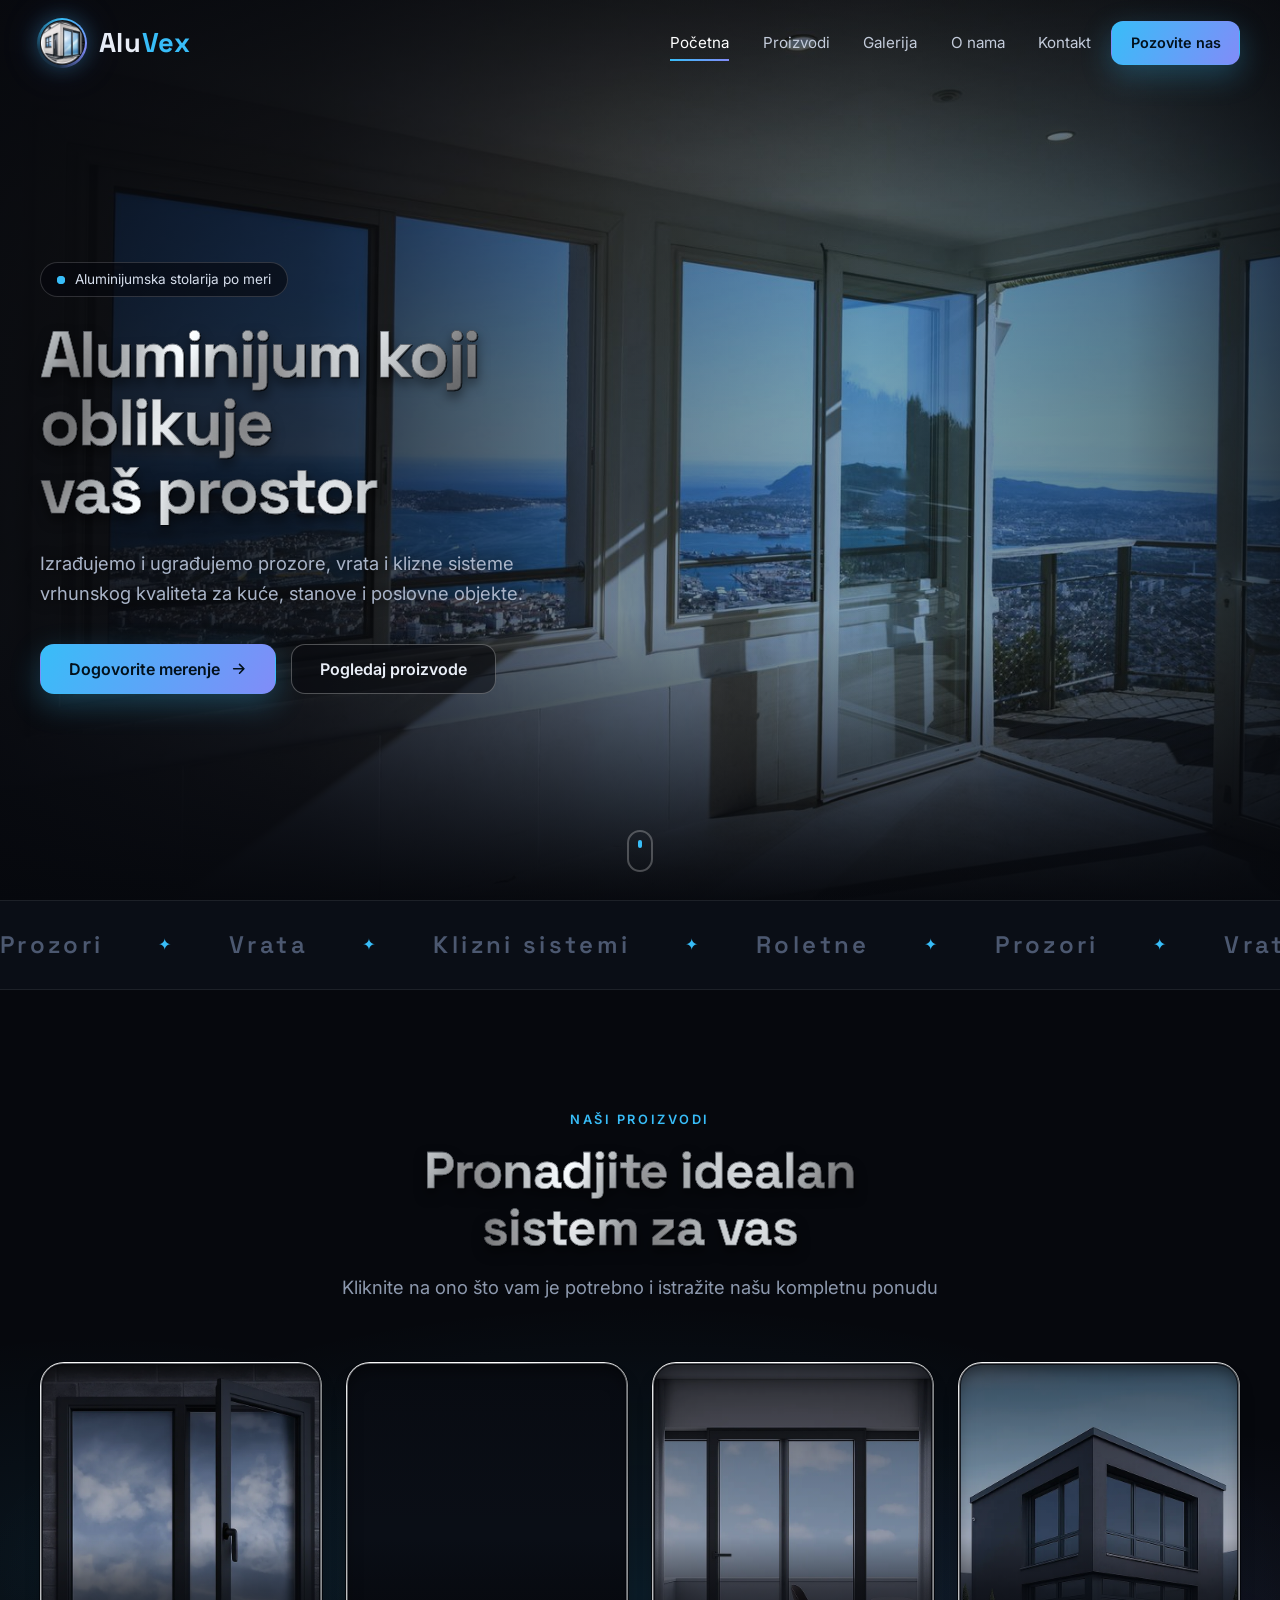
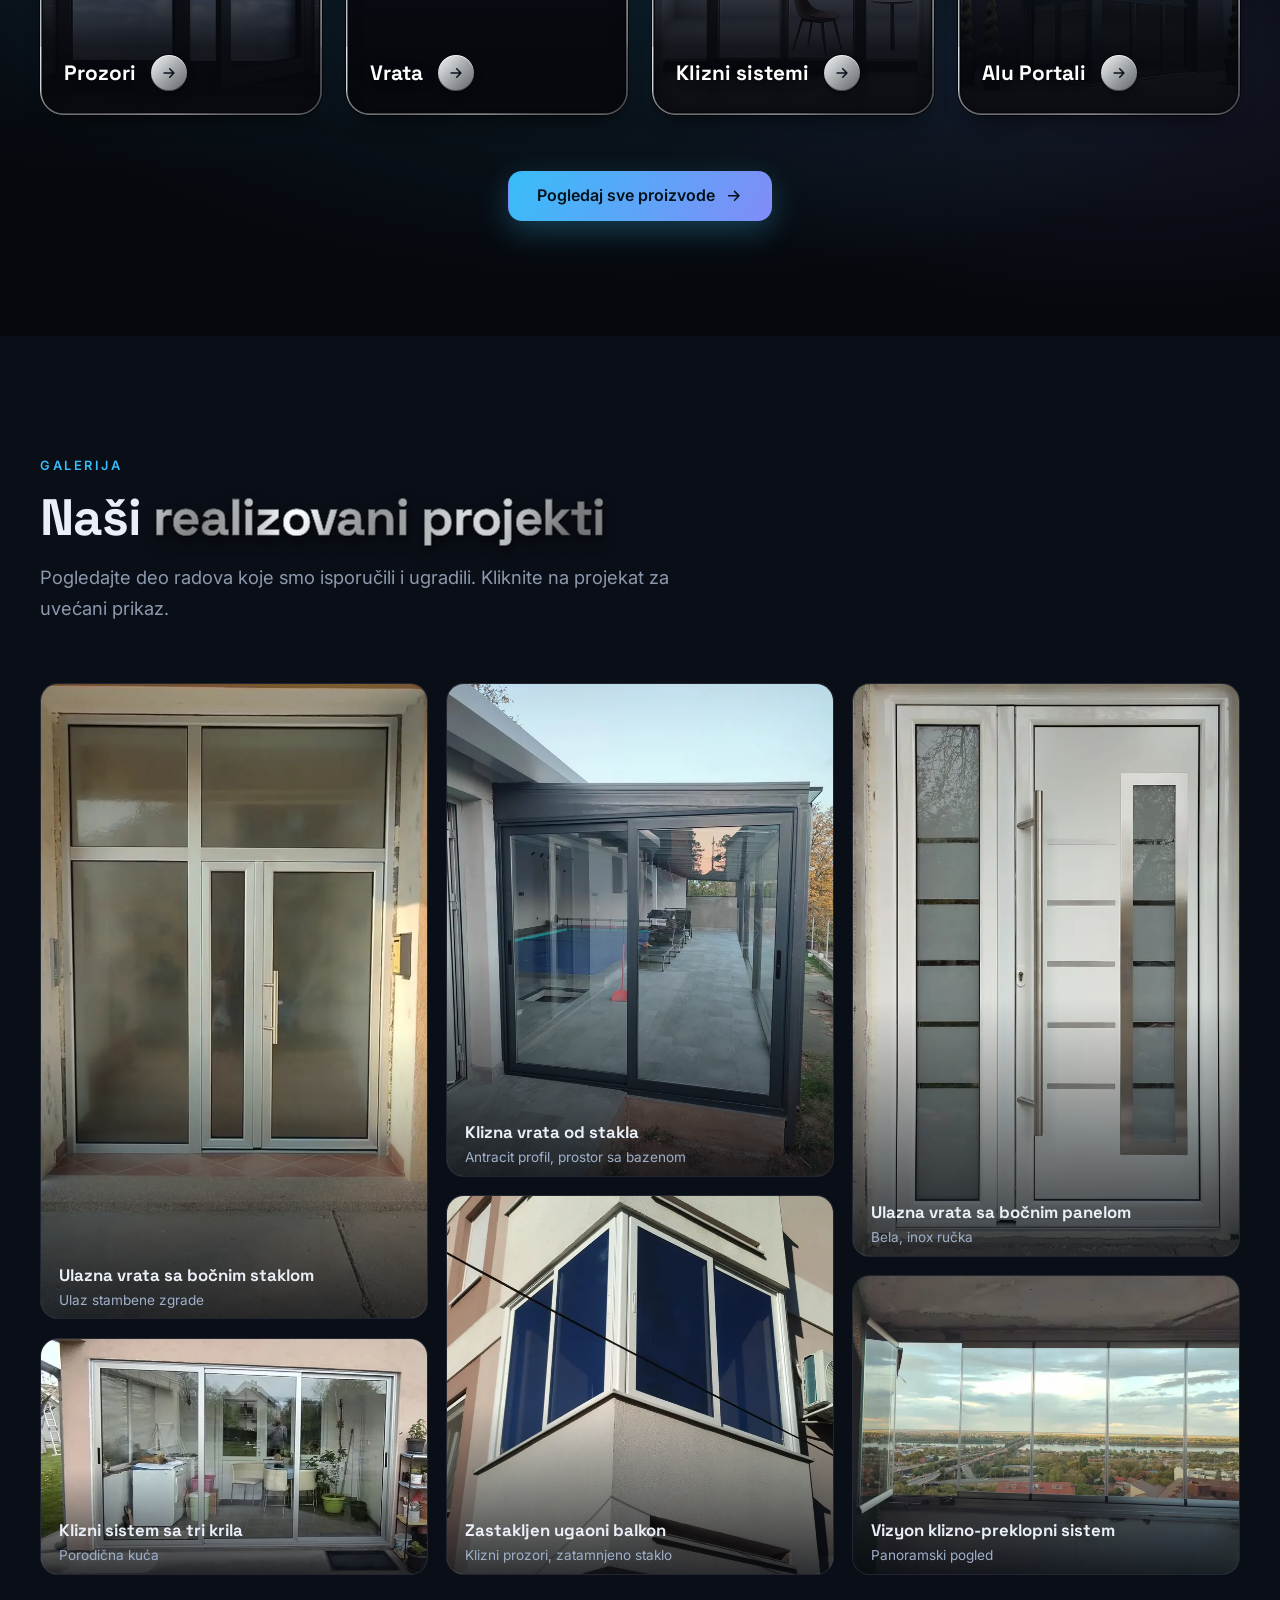
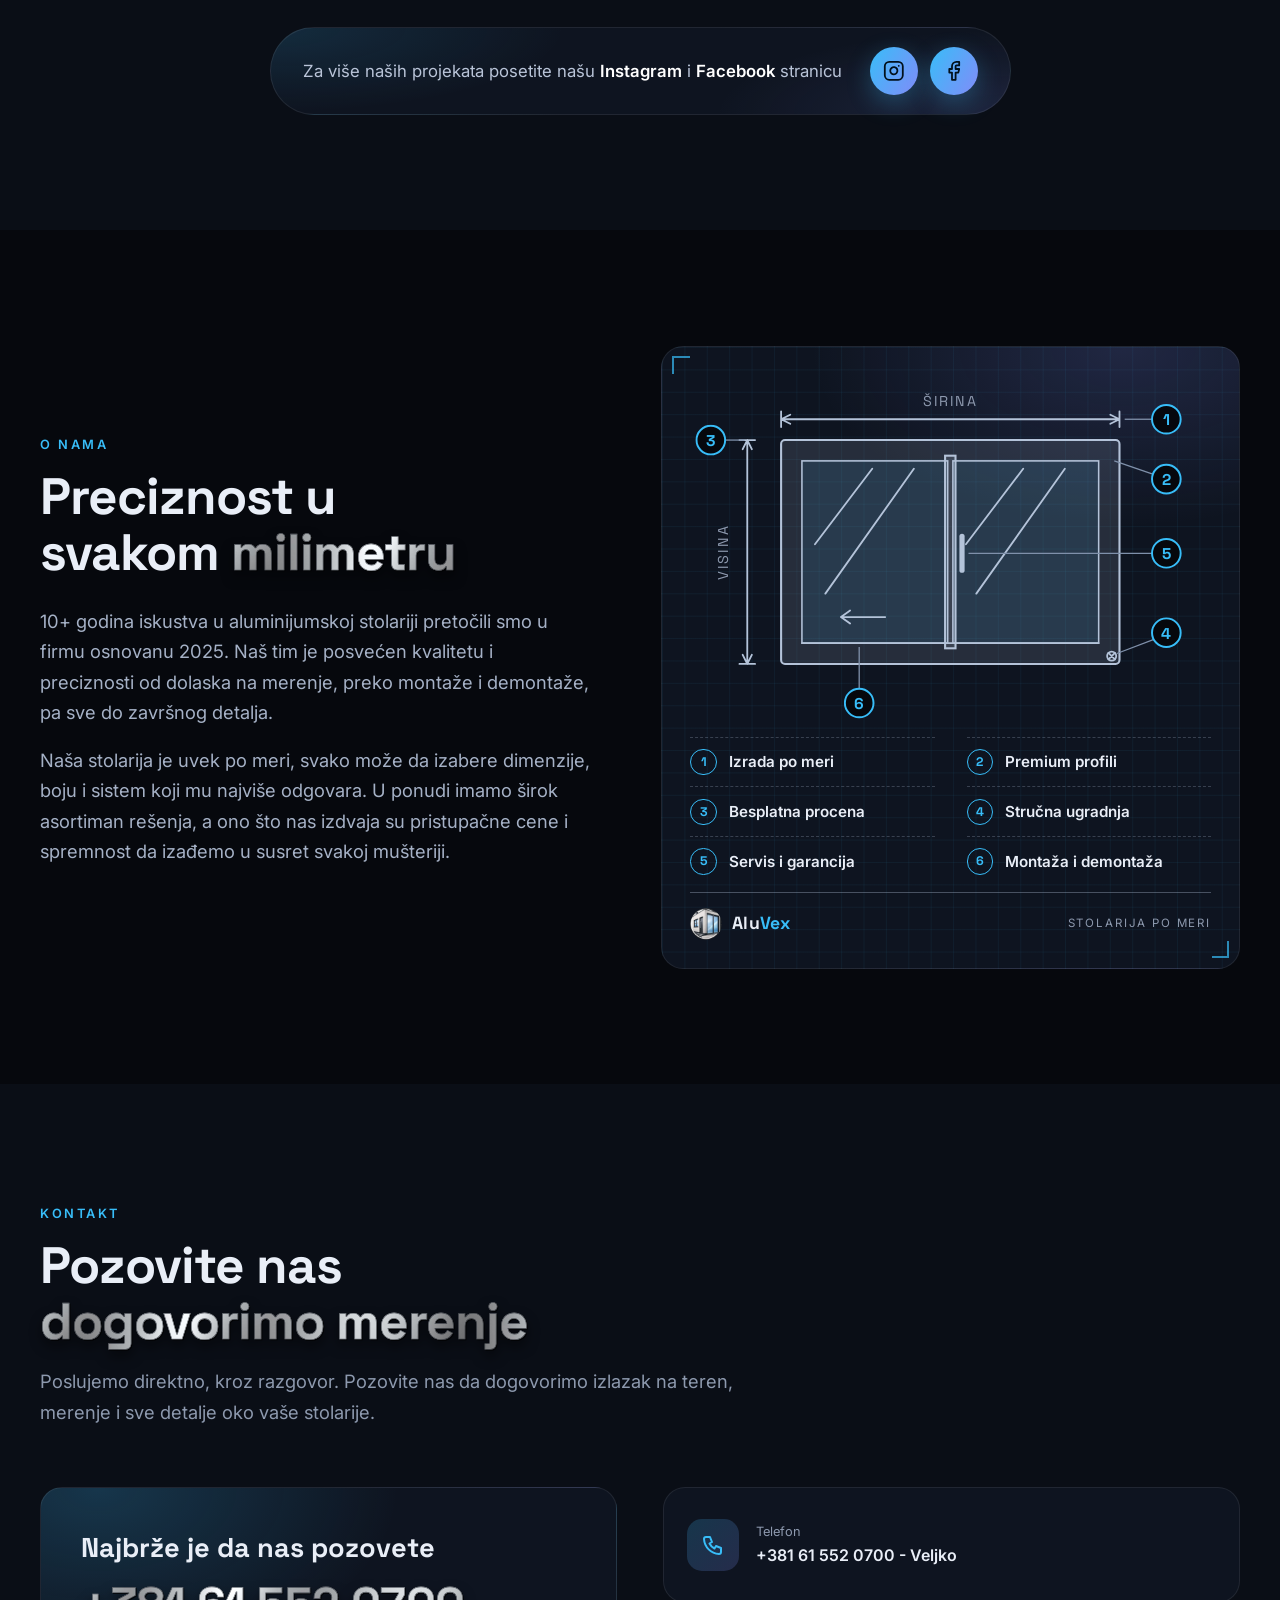
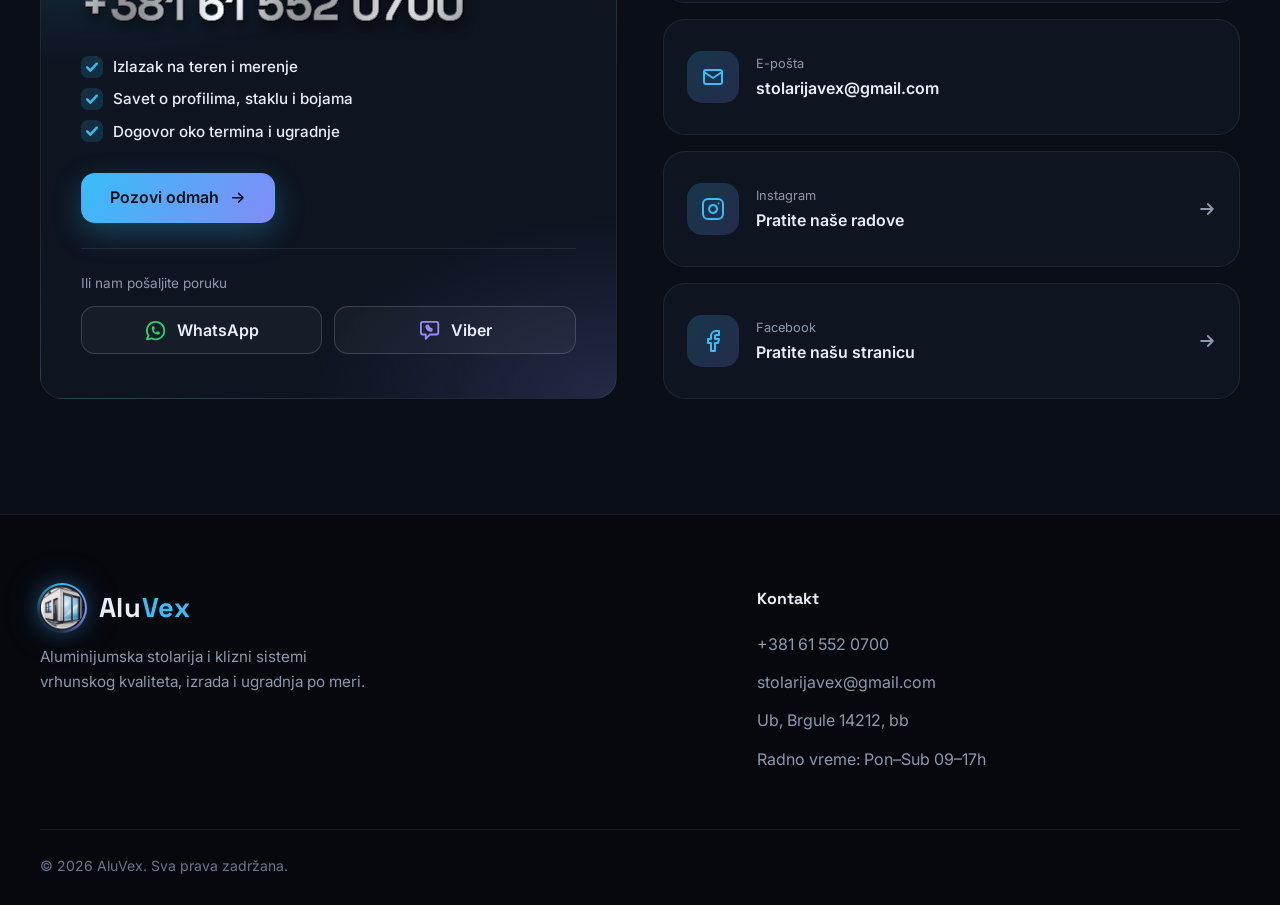
<file: index.html>
<!DOCTYPE html>
<html lang="sr">
<head>
<meta charset="UTF-8">
<meta name="viewport" content="width=device-width, initial-scale=1">
<title>AluVex — Aluminijumska stolarija i klizni sistemi</title>
<meta name="description" content="AluVex — izrada i ugradnja kliznih sistema i zastakljivanje terasa, uz aluminijumsku stolariju po meri. Pozovite nas za besplatno merenje.">
<meta name="theme-color" content="#06080d">
<link rel="preconnect" href="https://fonts.googleapis.com">
<link rel="preconnect" href="https://fonts.gstatic.com" crossorigin>
<link href="https://fonts.googleapis.com/css2?family=Inter:wght@400;500;600&family=Space+Grotesk:wght@500;600;700&display=swap" rel="stylesheet">
<link rel="preload" as="image" href="hero-photo.jpg" media="(max-width:1440px)" fetchpriority="high">
<link rel="preload" as="image" href="hero-photo-xl.jpg" media="(min-width:1441px)" fetchpriority="high">
<link rel="stylesheet" href="style.css">
</head>
<body>

<div class="loader" aria-hidden="true">
  <div class="loader-inner">
    <div class="loader-logo">Alu<span class="grad">Vex</span></div>
    <div class="loader-bar"></div>
  </div>
</div>
<div class="progress" id="progress"></div>

<!-- ===== NAVBAR ===== -->
<header class="nav" id="nav">
  <div class="container nav-in">
    <a href="#home" class="logo" aria-label="AluVex početna">
      <span class="logo-badge"><img class="logo-img" src="aluvex-logo.png" alt="" width="192" height="192"></span>
      <span>Alu<b>Vex</b></span>
    </a>
    <nav class="menu" id="menu">
      <a class="lnk active" data-sec="home" href="#home">Početna</a>
      <a class="lnk" data-sec="proizvodi" href="proizvodi.html">Proizvodi</a>
      <a class="lnk" data-sec="galerija" href="#galerija">Galerija</a>
      <a class="lnk" data-sec="o-nama" href="#o-nama">O nama</a>
      <a class="lnk" data-sec="kontakt" href="#kontakt">Kontakt</a>
      <a class="btn primary sm" href="#kontakt">Pozovite nas</a>
    </nav>
    <button class="burger" id="burger" aria-label="Meni"><span></span><span></span><span></span></button>
  </div>
</header>

<main>
<!-- ===== HERO ===== -->
<section class="hero" id="home">
  <div class="hero-bg" id="heroBg"></div>
  <div class="hero-grid"></div>
  <div class="blob b1"></div><div class="blob b2"></div>

  <div class="container hero-wrap">
    <div class="hero-text fade-in" style="--d:-.4">
      <span class="eyebrow"><i></i> Aluminijumska stolarija po meri</span>
      <h1>Aluminijum koji oblikuje<br>vaš prostor</h1>
      <p class="lead">Izrađujemo i ugrađujemo prozore, vrata i klizne sisteme vrhunskog kvaliteta za kuće, stanove i poslovne objekte.</p>
      <div class="hero-cta">
        <a href="#kontakt" class="btn primary">Dogovorite merenje
          <svg viewBox="0 0 24 24" fill="none" stroke="currentColor" stroke-width="2.2" stroke-linecap="round" stroke-linejoin="round"><path d="M5 12h14M13 6l6 6-6 6"/></svg></a>
        <a href="proizvodi.html" class="btn ghost">Pogledaj proizvode</a>
      </div>
    </div>

  </div>
  <div class="scroll-ind"></div>
</section>

<!-- ===== MARQUEE ===== -->
<div class="marquee" aria-hidden="true">
  <div class="marquee-track"><span>Prozori</span><span>Vrata</span><span>Klizni sistemi</span><span>Roletne</span><span>Prozori</span><span>Vrata</span><span>Klizni sistemi</span><span>Roletne</span><span>Prozori</span><span>Vrata</span><span>Klizni sistemi</span><span>Roletne</span><span>Prozori</span><span>Vrata</span></div>
</div>

<!-- ===== PROIZVODI (vodi na drugu stranicu) ===== -->
<section id="proizvodi">
  <div class="container reveal sheen-only">
    <div class="sec-head center">
      <span class="tag">Naši proizvodi</span>
      <h2><span class="grad">Pronadjite idealan sistem za vas</span></h2>
      <p>Kliknite na ono što vam je potrebno i istražite našu kompletnu ponudu</p>
    </div>
    <div class="grid-4">
      <a href="proizvodi.html#prozori" class="card pcard">
        <span class="pc-media"><img class="pc-bg" src="img/p-prozori.webp" width="720" height="900" alt="Antracit aluminijumski prozor sa otvorenim krilom" loading="lazy" decoding="async"></span>
        <div class="card-body"><h3>Prozori</h3><span class="more" aria-hidden="true"><svg viewBox="0 0 24 24" fill="none" stroke="currentColor" stroke-width="2.2" stroke-linecap="round" stroke-linejoin="round"><path d="M5 12h14M13 6l6 6-6 6"/></svg></span></div>
      </a>
      <a href="proizvodi.html#vrata" class="card pcard">
        <span class="pc-media"><img class="pc-bg" src="img/p-vrata.webp" width="720" height="900" alt="Moderna antracit ulazna vrata sa bočnim staklom i dugom ručkom" loading="lazy" decoding="async"></span>
        <div class="card-body"><h3>Vrata</h3><span class="more" aria-hidden="true"><svg viewBox="0 0 24 24" fill="none" stroke="currentColor" stroke-width="2.2" stroke-linecap="round" stroke-linejoin="round"><path d="M5 12h14M13 6l6 6-6 6"/></svg></span></div>
      </a>
      <a href="proizvodi.html#klizni" class="card pcard">
        <span class="pc-media"><img class="pc-bg" src="img/p-klizni.webp" width="720" height="900" alt="Klizna balkonska vrata od stakla sa tamnim profilom" loading="lazy" decoding="async"></span>
        <div class="card-body"><h3>Klizni sistemi</h3><span class="more" aria-hidden="true"><svg viewBox="0 0 24 24" fill="none" stroke="currentColor" stroke-width="2.2" stroke-linecap="round" stroke-linejoin="round"><path d="M5 12h14M13 6l6 6-6 6"/></svg></span></div>
      </a>
      <a href="proizvodi.html#portali" class="card pcard">
        <span class="pc-media"><img class="pc-bg" src="img/p-portali.webp" width="720" height="900" alt="Moderna kuća sa velikim aluminijumskim portalima i staklenim površinama" loading="lazy" decoding="async"></span>
        <div class="card-body"><h3>Alu Portali</h3><span class="more" aria-hidden="true"><svg viewBox="0 0 24 24" fill="none" stroke="currentColor" stroke-width="2.2" stroke-linecap="round" stroke-linejoin="round"><path d="M5 12h14M13 6l6 6-6 6"/></svg></span></div>
      </a>
    </div>
    <div class="center-cta">
      <a href="proizvodi.html" class="btn primary">Pogledaj sve proizvode
        <svg viewBox="0 0 24 24" fill="none" stroke="currentColor" stroke-width="2.2" stroke-linecap="round" stroke-linejoin="round"><path d="M5 12h14M13 6l6 6-6 6"/></svg></a>
    </div>
  </div>
</section>

<!-- ===== GALERIJA ===== -->
<section class="gallery" id="galerija">
  <div class="container reveal">
    <div class="sec-head">
      <span class="tag">Galerija</span>
      <h2>Naši <span class="grad">realizovani projekti</span></h2>
      <p>Pogledajte deo radova koje smo isporučili i ugradili. Kliknite na projekat za uvećani prikaz.</p>
    </div>
    <div class="g-grid">
      <div class="g-col">
        <figure class="g-item" style="--r:1.668" data-full="img/g1-full.webp">
          <img src="img/g1.webp" width="760" height="1268" alt="Ulazna vrata sa bočnim staklom – Ulaz stambene zgrade" loading="lazy" decoding="async">
          <figcaption class="g-cap"><b>Ulazna vrata sa bočnim staklom</b><small>Ulaz stambene zgrade</small></figcaption>
          <span class="g-zoom"><svg viewBox="0 0 24 24" fill="none" stroke="currentColor" stroke-width="2" stroke-linecap="round"><circle cx="11" cy="11" r="7"/><path d="M21 21l-4.3-4.3M11 8v6M8 11h6"/></svg></span>
        </figure>
        <figure class="g-item" style="--r:0.618" data-full="img/g3-full.webp">
          <img src="img/g3.webp" width="760" height="470" alt="Klizni sistem sa tri krila – Porodična kuća" loading="lazy" decoding="async">
          <figcaption class="g-cap"><b>Klizni sistem sa tri krila</b><small>Porodična kuća</small></figcaption>
          <span class="g-zoom"><svg viewBox="0 0 24 24" fill="none" stroke="currentColor" stroke-width="2" stroke-linecap="round"><circle cx="11" cy="11" r="7"/><path d="M21 21l-4.3-4.3M11 8v6M8 11h6"/></svg></span>
        </figure>
      </div>
      <div class="g-col">
        <figure class="g-item" style="--r:1.333" data-full="img/g2-full.webp">
          <img src="img/g2.webp" width="760" height="1013" alt="Klizna vrata od stakla – Antracit profil, prostor sa bazenom" loading="lazy" decoding="async">
          <figcaption class="g-cap"><b>Klizna vrata od stakla</b><small>Antracit profil, prostor sa bazenom</small></figcaption>
          <span class="g-zoom"><svg viewBox="0 0 24 24" fill="none" stroke="currentColor" stroke-width="2" stroke-linecap="round"><circle cx="11" cy="11" r="7"/><path d="M21 21l-4.3-4.3M11 8v6M8 11h6"/></svg></span>
        </figure>
        <figure class="g-item" style="--r:1.024" data-full="img/g6-full.webp">
          <img src="img/g6.webp" width="760" height="778" alt="Zastakljen ugaoni balkon – Klizni prozori, plavo staklo" loading="lazy" decoding="async">
          <figcaption class="g-cap"><b>Zastakljen ugaoni balkon</b><small>Klizni prozori, zatamnjeno staklo</small></figcaption>
          <span class="g-zoom"><svg viewBox="0 0 24 24" fill="none" stroke="currentColor" stroke-width="2" stroke-linecap="round"><circle cx="11" cy="11" r="7"/><path d="M21 21l-4.3-4.3M11 8v6M8 11h6"/></svg></span>
        </figure>
      </div>
      <div class="g-col">
        <figure class="g-item" style="--r:1.439" data-full="img/g4-full.webp">
          <img src="img/g4.webp" width="760" height="1094" alt="Ulazna vrata sa bočnim panelom – Bela, inox ručka" loading="lazy" decoding="async">
          <figcaption class="g-cap"><b>Ulazna vrata sa bočnim panelom</b><small>Bela, inox ručka</small></figcaption>
          <span class="g-zoom"><svg viewBox="0 0 24 24" fill="none" stroke="currentColor" stroke-width="2" stroke-linecap="round"><circle cx="11" cy="11" r="7"/><path d="M21 21l-4.3-4.3M11 8v6M8 11h6"/></svg></span>
        </figure>
        <figure class="g-item" style="--r:0.75" data-full="img/g5-full.webp">
          <img src="img/g5.webp" width="760" height="570" alt="Bezramovska zastakljena terasa – Panoramski pogled" loading="lazy" decoding="async">
          <figcaption class="g-cap"><b>Vizyon klizno-preklopni sistem</b><small>Panoramski pogled</small></figcaption>
          <span class="g-zoom"><svg viewBox="0 0 24 24" fill="none" stroke="currentColor" stroke-width="2" stroke-linecap="round"><circle cx="11" cy="11" r="7"/><path d="M21 21l-4.3-4.3M11 8v6M8 11h6"/></svg></span>
        </figure>
      </div>
    </div>

    <!-- Društvene mreže -->
    <div class="g-social">
      <p class="g-social-text">Za više naših projekata posetite našu <b>Instagram</b> i <b>Facebook</b> stranicu</p>
      <div class="g-social-links">
        <a class="soc-btn" href="https://www.instagram.com/stolarija_aluvex?dmpr=MTJoejFrbnVrNzQzZg==" target="_blank" rel="noopener noreferrer" aria-label="AluVex na Instagramu" title="Instagram">
          <svg viewBox="0 0 24 24" fill="none" stroke="currentColor" stroke-width="2" stroke-linecap="round" stroke-linejoin="round"><rect x="2" y="2" width="20" height="20" rx="5"/><path d="M16 11.37A4 4 0 1 1 12.63 8 4 4 0 0 1 16 11.37z"/><path d="M17.5 6.5h.01"/></svg>
        </a>
        <a class="soc-btn" href="https://m.facebook.com/profile.php?id=61576338677964&amp;name=xhp_nt__fb__action__open_user" target="_blank" rel="noopener noreferrer" aria-label="AluVex na Fejsbuku" title="Facebook">
          <svg viewBox="0 0 24 24" fill="none" stroke="currentColor" stroke-width="2" stroke-linecap="round" stroke-linejoin="round"><path d="M18 2h-3a5 5 0 0 0-5 5v3H7v4h3v8h4v-8h3l1-4h-4V7a1 1 0 0 1 1-1h3z"/></svg>
        </a>
      </div>
    </div>
  </div>
</section>

<!-- ===== O NAMA ===== -->
<section id="o-nama">
  <div class="container about-wrap reveal">
    <div class="about-text">
      <span class="tag">O nama</span>
      <div class="sec-head"><h2>Preciznost u svakom <span class="grad">milimetru</span></h2></div>
      <p>10+ godina iskustva u aluminijumskoj stolariji pretočili smo u firmu osnovanu 2025. Naš tim je posvećen kvalitetu i preciznosti od dolaska na merenje, preko montaže i demontaže, pa sve do završnog detalja.</p>
      <p>Naša stolarija je uvek po meri, svako može da izabere dimenzije, boju i sistem koji mu najviše odgovara. U ponudi imamo širok asortiman rešenja, a ono što nas izdvaja su pristupačne cene i spremnost da izađemo u susret svakoj mušteriji.</p>
    </div>
    <figure class="bp">
        <svg class="bp-svg" viewBox="0 0 400 272" aria-hidden="true" focusable="false">
          <!-- ram i krila -->
          <rect class="al" x="70" y="50" width="260" height="172" rx="3"/>
          <rect class="glass" x="86" y="66" width="112" height="140"/>
          <rect class="glass" x="202" y="66" width="112" height="140"/>
          <rect class="al" x="196" y="62" width="8" height="148"/>
          <path class="ln" pathLength="1" d="M96 130L140 72M104 168L172 72M212 130L256 72M220 168L288 72"/>
          <rect x="207" y="122" width="4" height="30" rx="2" fill="#b4c3d9"/>
          <path class="ln" pathLength="1" d="M86 206h228"/>
          <path class="ln" pathLength="1" d="M150 186h-34m0 0l7-5m-7 5l7 5"/>
          <circle class="ln" pathLength="1" cx="324" cy="216" r="3.5"/>
          <path class="ln" pathLength="1" d="M321.5 213.5l5 5m0-5l-5 5"/>
          <!-- kote -->
          <path class="ln" pathLength="1" d="M70 34H330M70 28v12M330 28v12M70 34l7-3.5M70 34l7 3.5M330 34l-7-3.5M330 34l-7 3.5"/>
          <path class="ln" pathLength="1" d="M44 50V222M38 50h12M38 222h12M44 50l-3.5 7M44 50l3.5 7M44 222l-3.5-7M44 222l3.5-7"/>
          <text x="200" y="24" text-anchor="middle">širina</text>
          <text transform="translate(29 136) rotate(-90)" text-anchor="middle">visina</text>
          <!-- pozicije -->
          <g class="mk m1"><path class="lead" d="M355 34H334"/><circle cx="366" cy="34" r="11"/><text x="366" y="38.5">1</text></g>
          <g class="mk m2"><path class="lead" d="M355 76L326 66"/><circle cx="366" cy="80" r="11"/><text x="366" y="84.5">2</text></g>
          <g class="mk m3"><path class="lead" d="M27 50H42"/><circle cx="16" cy="50" r="11"/><text x="16" y="54.5">3</text></g>
          <g class="mk m4"><path class="lead" d="M357 203L328 214"/><circle cx="366" cy="198" r="11"/><text x="366" y="202.5">4</text></g>
          <g class="mk m5"><path class="lead" d="M355 137H214"/><circle cx="366" cy="137" r="11"/><text x="366" y="141.5">5</text></g>
          <g class="mk m6"><path class="lead" d="M130 241V209"/><circle cx="130" cy="252" r="11"/><text x="130" y="256.5">6</text></g>
        </svg>
        <ol class="spec">
          <li><span class="n">1</span>Izrada po meri</li>
          <li><span class="n">2</span>Premium profili</li>
          <li><span class="n">3</span>Besplatna procena</li>
          <li><span class="n">4</span>Stručna ugradnja</li>
          <li><span class="n">5</span>Servis i garancija</li>
          <li><span class="n">6</span>Montaža i demontaža</li>
        </ol>
        <div class="bp-title">
          <span class="bp-brand"><img src="aluvex-logo.png" alt="" width="64" height="64" loading="lazy" decoding="async"><span>Alu<b>Vex</b></span></span>
          <small>Stolarija po meri</small>
        </div>
    </figure>
  </div>
</section>

<!-- ===== KONTAKT ===== -->
<section class="contact" id="kontakt">
  <div class="container reveal">
    <div class="sec-head">
      <span class="tag">Kontakt</span>
      <h2>Pozovite nas <span class="grad">dogovorimo merenje</span></h2>
      <p>Poslujemo direktno, kroz razgovor. Pozovite nas da dogovorimo izlazak na teren, merenje i sve detalje oko vaše stolarije.</p>
    </div>
    <div class="contact-wrap simple">
      <div class="call-card card">
        <h3>Najbrže je da nas pozovete</h3>
        <a class="big-phone grad" href="tel:+381615520700">+381 61 552 0700</a>
        <ul class="call-list">
          <li>Izlazak na teren i merenje</li>
          <li>Savet o profilima, staklu i bojama</li>
          <li>Dogovor oko termina i ugradnje</li>
        </ul>
        <div><a href="tel:+381615520700" class="btn primary">Pozovi odmah
          <svg viewBox="0 0 24 24" fill="none" stroke="currentColor" stroke-width="2.2" stroke-linecap="round" stroke-linejoin="round"><path d="M5 12h14M13 6l6 6-6 6"/></svg></a></div>
        <!-- WhatsApp i Viber: isti broj kao za poziv -->
        <div class="msgr">
          <span class="msgr-label">Ili nam pošaljite poruku</span>
          <div class="msgr-row">
            <a class="msg-btn wa" href="https://wa.me/381615520700" target="_blank" rel="noopener noreferrer" aria-label="Pišite nam na WhatsApp">
              <svg viewBox="0 0 24 24" fill="none" stroke="currentColor" stroke-width="1.9" stroke-linecap="round" stroke-linejoin="round" aria-hidden="true"><path d="M3 21l1.65-3.8a9 9 0 1 1 3.4 2.9L3 21"/><path d="M9 10a.5.5 0 0 0 1 0V9a.5.5 0 0 0-1 0v1a5 5 0 0 0 5 5h1a.5.5 0 0 0 0-1h-1a.5.5 0 0 0 0 1"/></svg>
              <span>WhatsApp</span>
            </a>
            <a class="msg-btn vb" href="viber://chat?number=%2B381615520700" aria-label="Pišite nam na Viber">
              <svg viewBox="0 0 24 24" fill="none" stroke="currentColor" stroke-width="1.9" stroke-linecap="round" stroke-linejoin="round" aria-hidden="true"><path d="M5 3h14a2 2 0 0 1 2 2v9a2 2 0 0 1-2 2h-6.5L8 20.5V16H5a2 2 0 0 1-2-2V5a2 2 0 0 1 2-2z"/><path d="M9.3 6.8l1.2-.2.8 1.7-.8.6a3.4 3.4 0 0 0 1.5 1.5l.6-.8 1.7.8-.2 1.2c-.1.5-.6.8-1.1.7A5.9 5.9 0 0 1 8.6 8c-.1-.5.2-1 .7-1.2z"/></svg>
              <span>Viber</span>
            </a>
          </div>
        </div>
      </div>
      <div class="info-list">
        <div class="info card"><span class="ic"><svg viewBox="0 0 24 24" fill="none" stroke="currentColor" stroke-width="2" stroke-linecap="round" stroke-linejoin="round"><path d="M5 4h4l2 5-2.5 1.5a11 11 0 0 0 5 5L15 13l5 2v4a2 2 0 0 1-2 2A16 16 0 0 1 3 6a2 2 0 0 1 2-2z"/></svg></span><div><small>Telefon</small><b><a href="tel:+381615520700">+381 61 552 0700 - Veljko</a></b></div></div>
        <div class="info card"><span class="ic"><svg viewBox="0 0 24 24" fill="none" stroke="currentColor" stroke-width="2" stroke-linecap="round" stroke-linejoin="round"><rect x="3" y="5" width="18" height="14" rx="2"/><path d="M3 7l9 6 9-6"/></svg></span><div><small>E-pošta</small><b><a href="mailto:stolarijavex@gmail.com">stolarijavex@gmail.com</a></b></div></div>
        <!-- Društvene mreže -->
        <a class="info card" href="https://www.instagram.com/stolarija_aluvex?dmpr=MTJoejFrbnVrNzQzZg==" target="_blank" rel="noopener noreferrer" aria-label="AluVex na Instagramu"><span class="ic"><svg viewBox="0 0 24 24" fill="none" stroke="currentColor" stroke-width="2" stroke-linecap="round" stroke-linejoin="round"><rect x="2" y="2" width="20" height="20" rx="5"/><path d="M16 11.37A4 4 0 1 1 12.63 8 4 4 0 0 1 16 11.37z"/><path d="M17.5 6.5h.01"/></svg></span><div><small>Instagram</small><b>Pratite naše radove</b></div><svg class="go" viewBox="0 0 24 24" fill="none" stroke="currentColor" stroke-width="2.2" stroke-linecap="round" stroke-linejoin="round" aria-hidden="true"><path d="M5 12h14M13 6l6 6-6 6"/></svg></a>
        <a class="info card" href="https://m.facebook.com/profile.php?id=61576338677964&amp;name=xhp_nt__fb__action__open_user" target="_blank" rel="noopener noreferrer" aria-label="AluVex na Fejsbuku"><span class="ic"><svg viewBox="0 0 24 24" fill="none" stroke="currentColor" stroke-width="2" stroke-linecap="round" stroke-linejoin="round"><path d="M18 2h-3a5 5 0 0 0-5 5v3H7v4h3v8h4v-8h3l1-4h-4V7a1 1 0 0 1 1-1h3z"/></svg></span><div><small>Facebook</small><b>Pratite našu stranicu</b></div><svg class="go" viewBox="0 0 24 24" fill="none" stroke="currentColor" stroke-width="2.2" stroke-linecap="round" stroke-linejoin="round" aria-hidden="true"><path d="M5 12h14M13 6l6 6-6 6"/></svg></a>
      </div>
    </div>
  </div>
</section>
</main>

<!-- ===== FOOTER ===== -->
<footer>
  <div class="container">
    <div class="foot">
      <div>
        <a href="#home" class="logo"><span class="logo-badge"><img class="logo-img" src="aluvex-logo.png" alt="" width="192" height="192"></span><span>Alu<b>Vex</b></span></a>
        <p>Aluminijumska stolarija i klizni sistemi vrhunskog kvaliteta, izrada i ugradnja po meri.</p>
      </div>
      <div>
        <h4>Kontakt</h4>
        <ul>
          <li><a href="tel:+381615520700">+381 61 552 0700</a></li>
          <li><a href="mailto:stolarijavex@gmail.com">stolarijavex@gmail.com</a></li>
          <li><span>Ub, Brgule 14212, bb</span></li>
          <li><span>Radno vreme: Pon–Sub 09–17h</span></li>
        </ul>
      </div>
    </div>
    <div class="copy"><span>© <span id="year">2026</span> AluVex. Sva prava zadržana.</span></div>
  </div>
</footer>

<!-- Lightbox -->
<div class="lightbox" id="lightbox" aria-hidden="true">
  <button class="lb-btn lb-close" id="lbClose" aria-label="Zatvori"><svg viewBox="0 0 24 24" fill="none" stroke="currentColor" stroke-width="2.2" stroke-linecap="round"><path d="M6 6l12 12M18 6L6 18"/></svg></button>
  <button class="lb-btn lb-prev" id="lbPrev" aria-label="Prethodna"><svg viewBox="0 0 24 24" fill="none" stroke="currentColor" stroke-width="2.2" stroke-linecap="round" stroke-linejoin="round"><path d="M15 6l-6 6 6 6"/></svg></button>
  <button class="lb-btn lb-next" id="lbNext" aria-label="Sledeća"><svg viewBox="0 0 24 24" fill="none" stroke="currentColor" stroke-width="2.2" stroke-linecap="round" stroke-linejoin="round"><path d="M9 6l6 6-6 6"/></svg></button>
  <div class="lb-box">
    <div class="lb-art" id="lbArt"></div>
    <div class="lb-cap"><b id="lbTitle"></b><small id="lbSub"></small></div>
  </div>
</div>

<script src="script.js"></script>
</body>
</html>
</file>
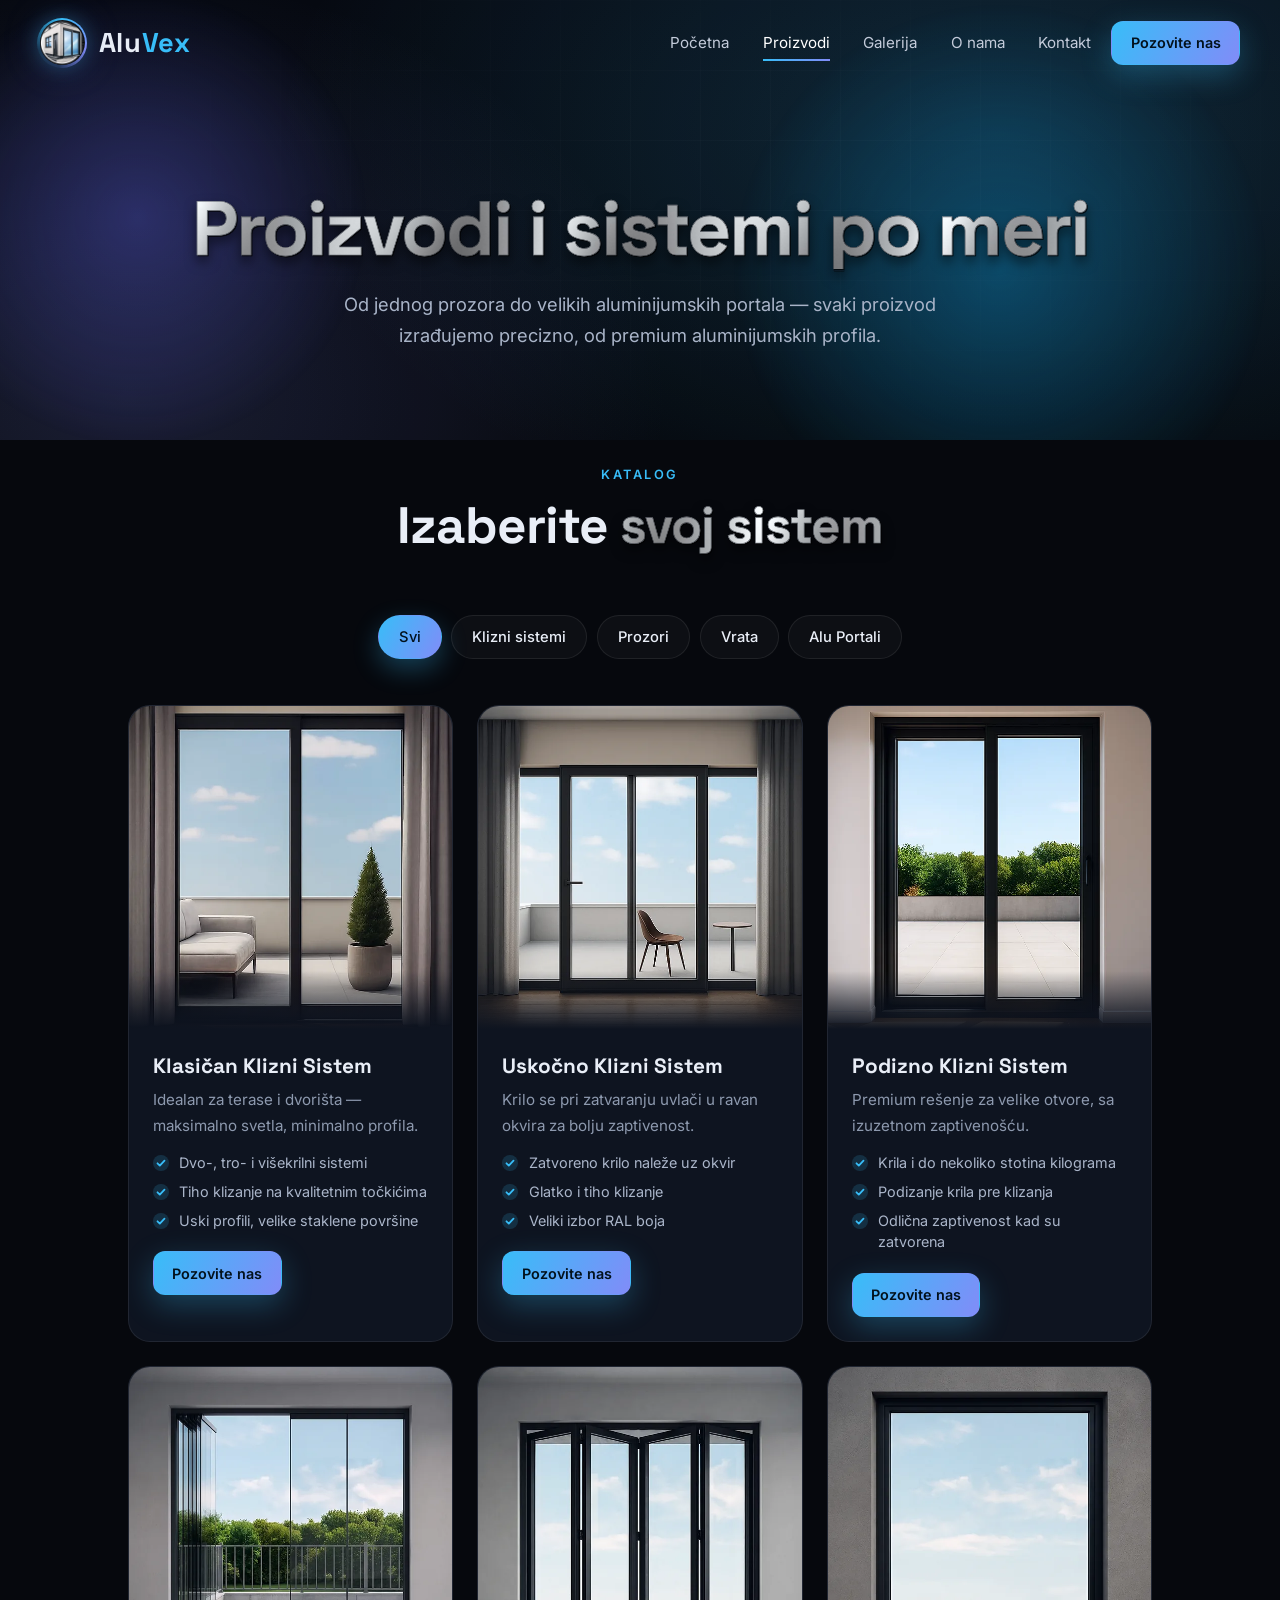
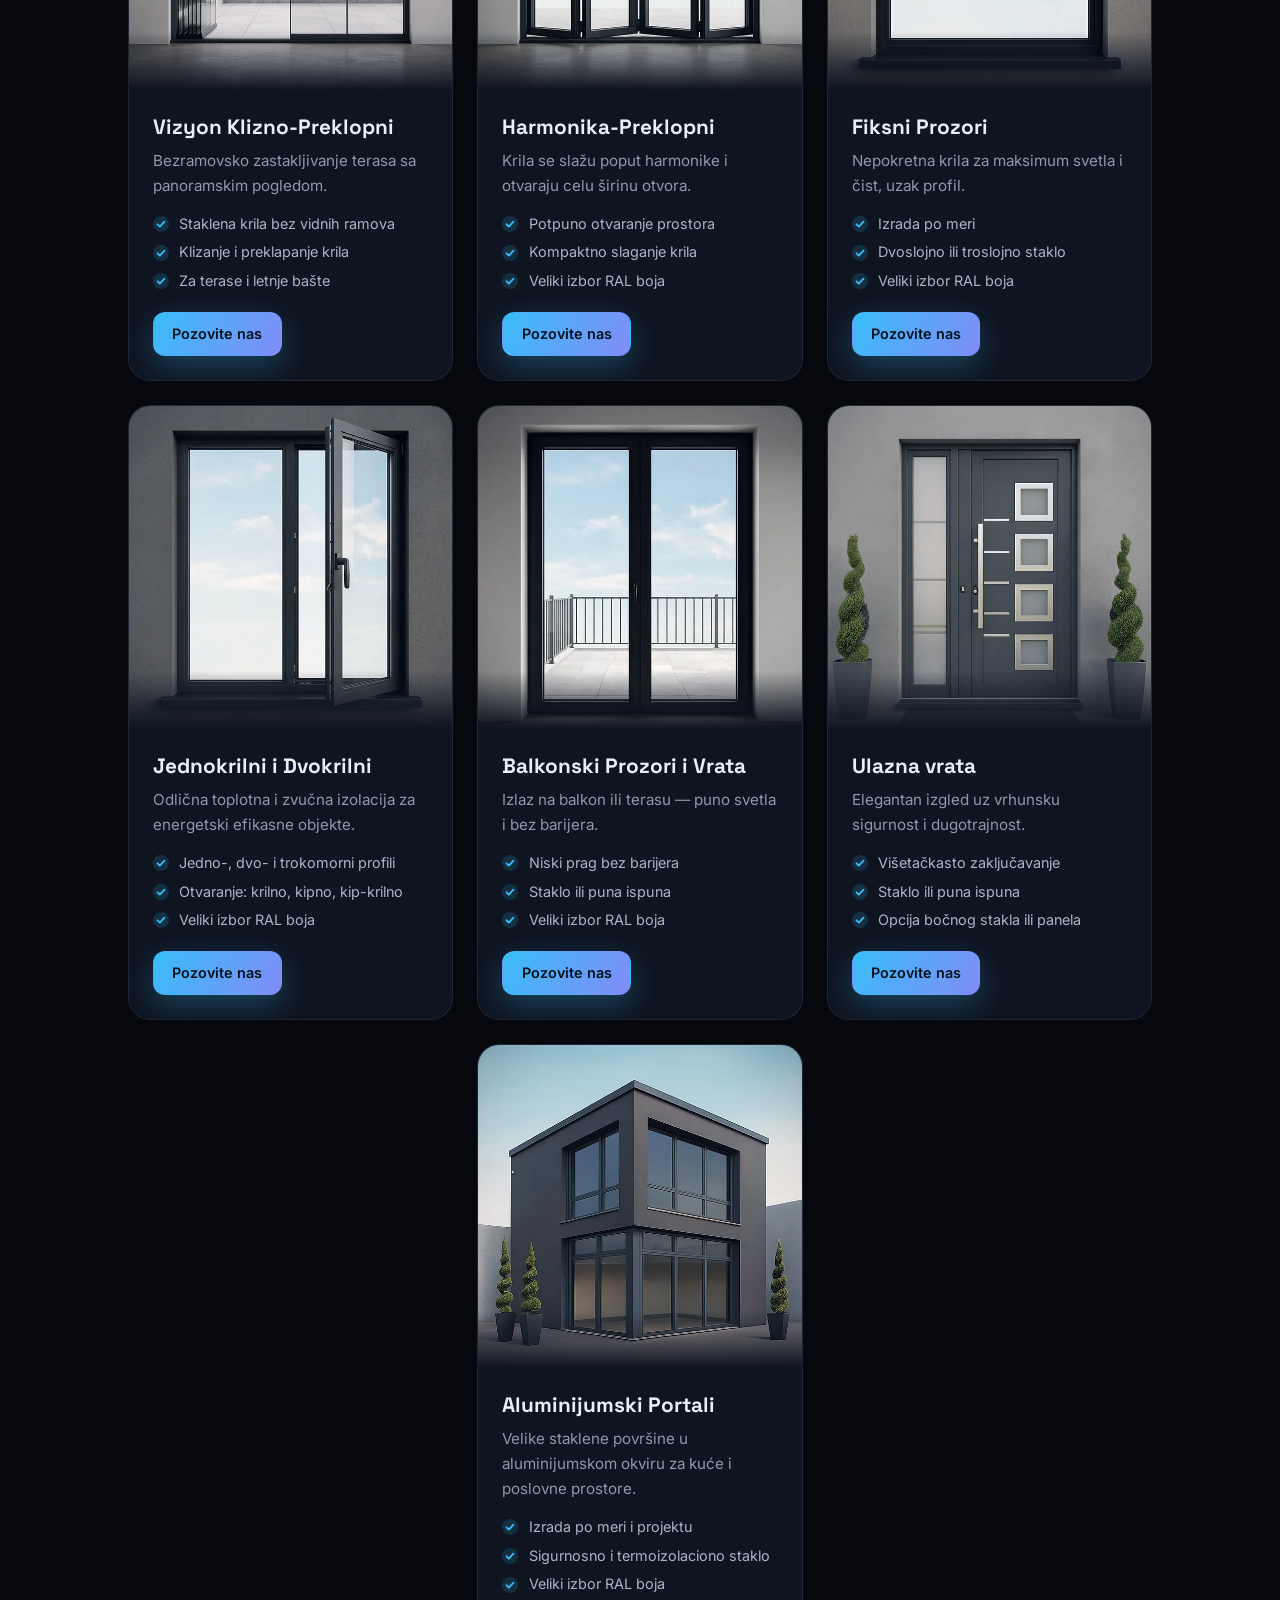
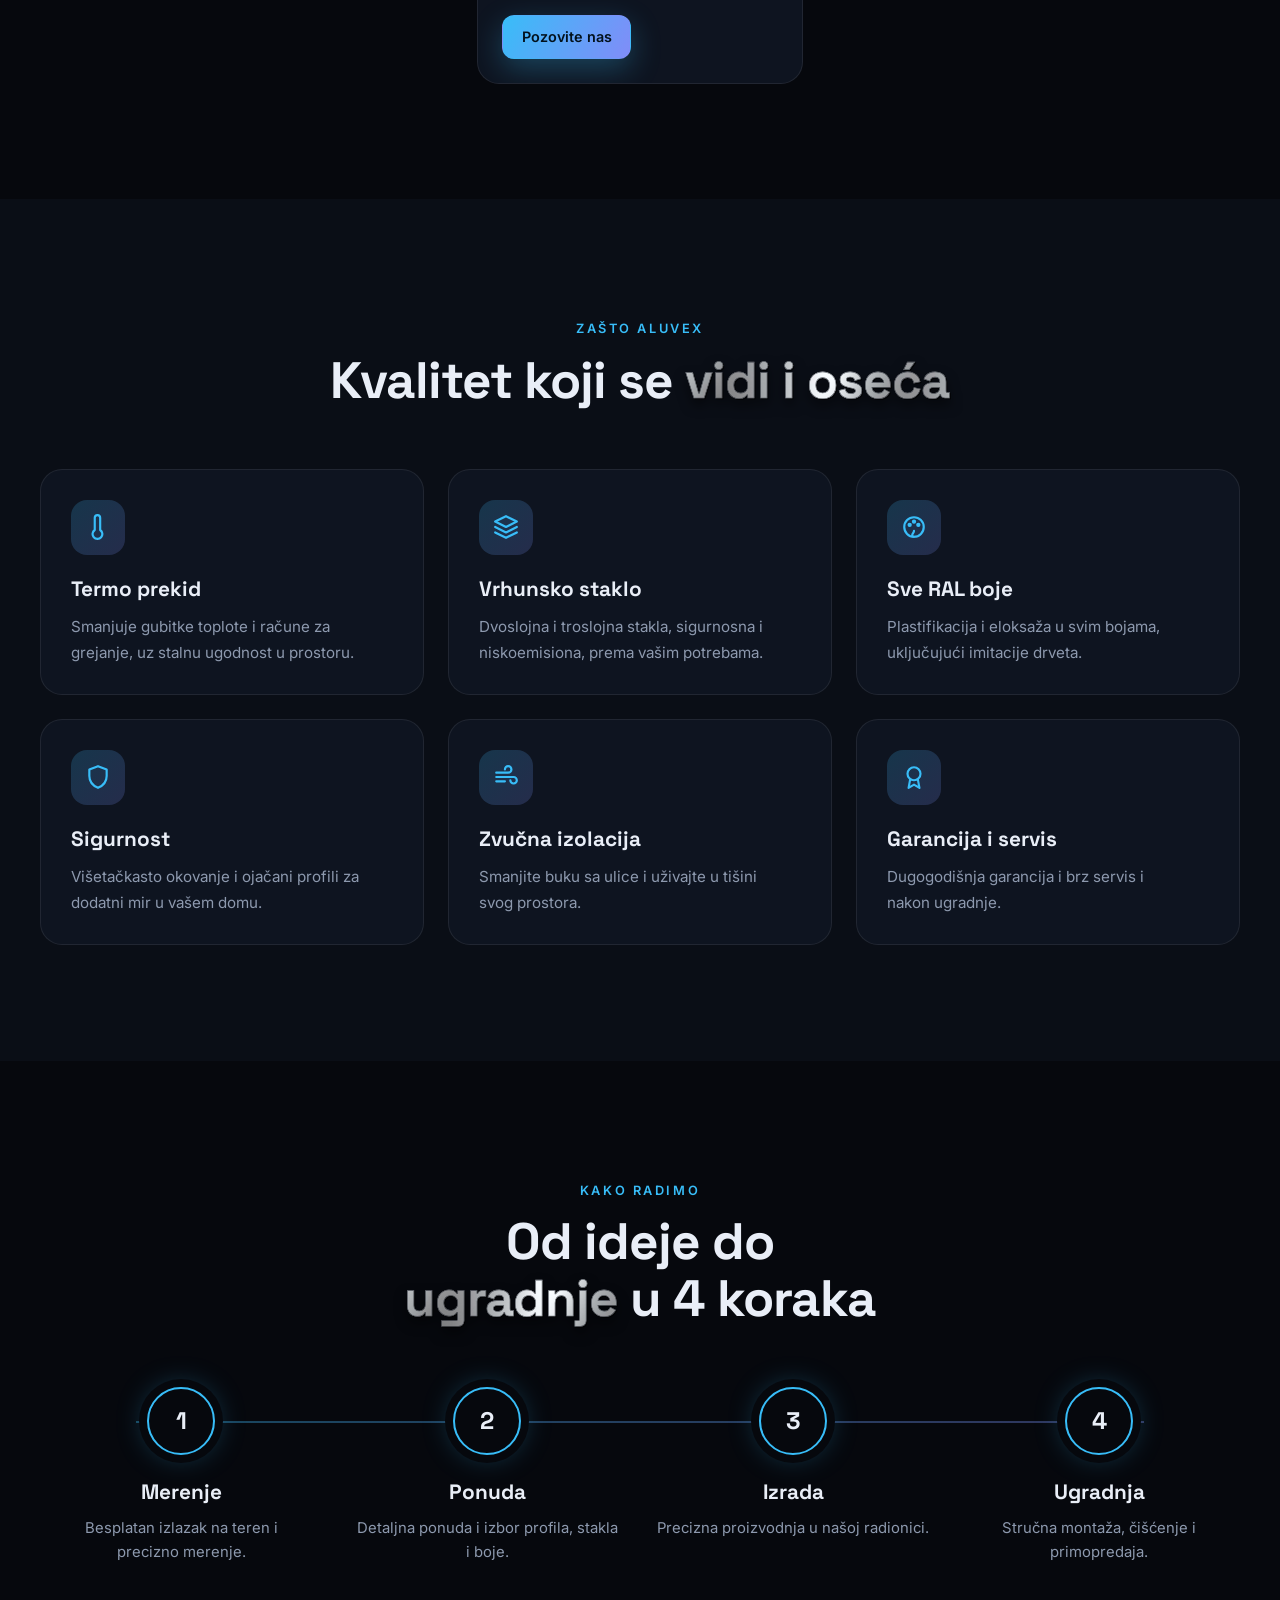
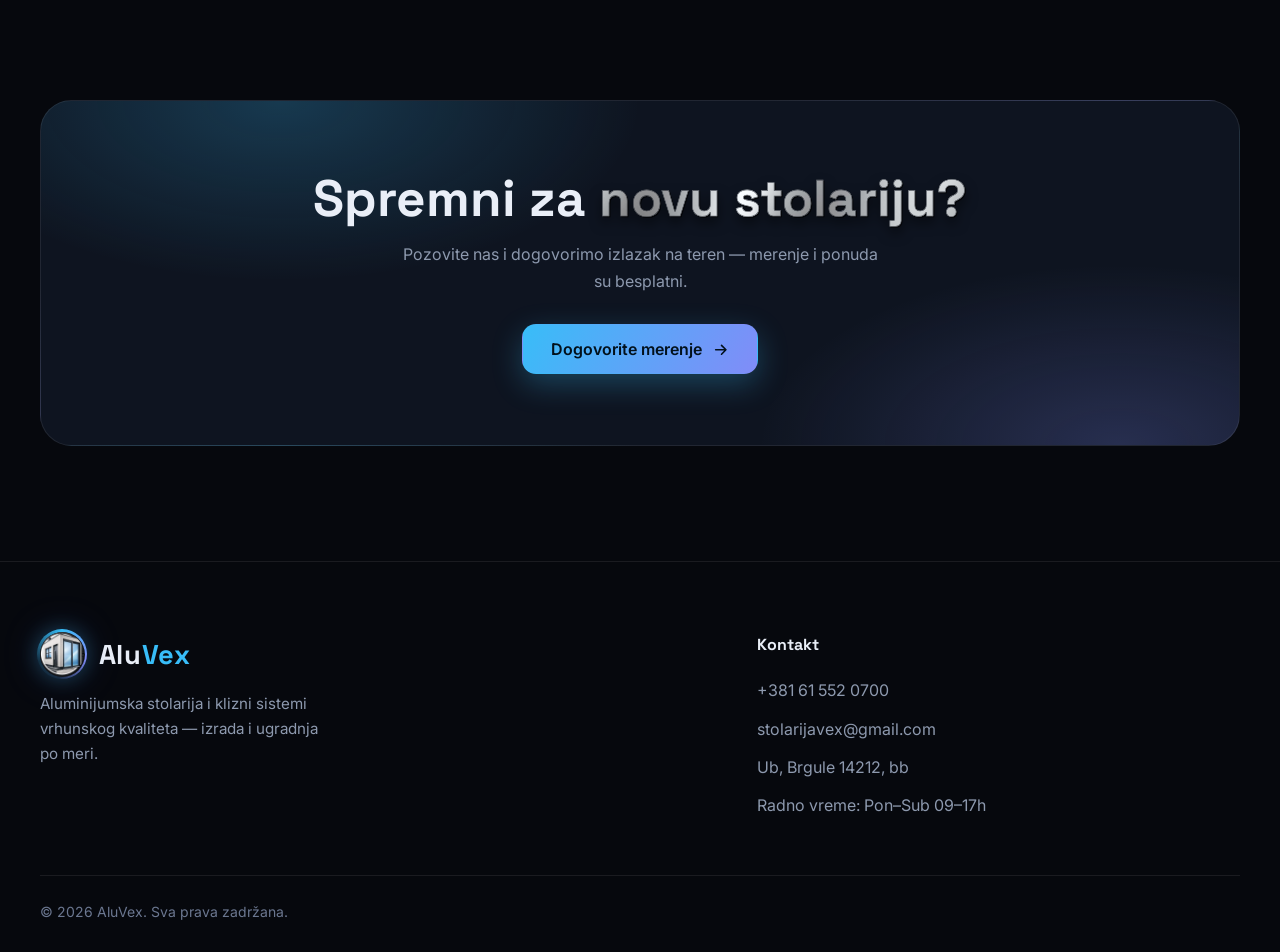
<file: proizvodi.html>
<!DOCTYPE html>
<html lang="sr">
<head>
<meta charset="UTF-8">
<meta name="viewport" content="width=device-width, initial-scale=1">
<title>Proizvodi — AluVex aluminijumska stolarija i klizni sistemi</title>
<meta name="description" content="Klizni sistemi i zastakljivanje terasa po meri, uz aluminijumske prozore, vrata i alu portale — AluVex.">
<meta name="theme-color" content="#06080d">
<link rel="preconnect" href="https://fonts.googleapis.com">
<link rel="preconnect" href="https://fonts.gstatic.com" crossorigin>
<link href="https://fonts.googleapis.com/css2?family=Inter:wght@400;500;600&family=Space+Grotesk:wght@500;600;700&display=swap" rel="stylesheet">
<link rel="stylesheet" href="style.css">
<link rel="stylesheet" href="proizvodi.css">
</head>
<body>

<div class="loader" aria-hidden="true">
  <div class="loader-inner">
    <div class="loader-logo">Alu<span class="grad">Vex</span></div>
    <div class="loader-bar"></div>
  </div>
</div>
<div class="progress" id="progress"></div>

<!-- ===== NAVBAR ===== -->
<header class="nav" id="nav">
  <div class="container nav-in">
    <a href="index.html" class="logo" aria-label="AluVex početna">
      <span class="logo-badge"><img class="logo-img" src="aluvex-logo.png" alt="" width="192" height="192"></span>
      <span>Alu<b>Vex</b></span>
    </a>
    <nav class="menu" id="menu">
      <a class="lnk" href="index.html#home">Početna</a>
      <a class="lnk active" href="proizvodi.html">Proizvodi</a>
      <a class="lnk" href="index.html#galerija">Galerija</a>
      <a class="lnk" href="index.html#o-nama">O nama</a>
      <a class="lnk" href="index.html#kontakt">Kontakt</a>
      <a class="btn primary sm" href="index.html#kontakt">Pozovite nas</a>
    </nav>
    <button class="burger" id="burger" aria-label="Meni"><span></span><span></span><span></span></button>
  </div>
</header>

<main>
<!-- ===== PAGE HERO ===== -->
<section class="page-hero">
  <div class="hero-bg"></div>
  <div class="hero-grid"></div>
  <div class="blob b1"></div><div class="blob b2"></div>
  <div class="container">
    <h1>Proizvodi i sistemi <span class="grad">po meri</span></h1>
    <p>Od jednog prozora do velikih aluminijumskih portala — svaki proizvod izrađujemo precizno, od premium aluminijumskih profila.</p>
  </div>
</section>

<!-- ===== KATALOG ===== -->
<section id="katalog" style="padding-top:20px">
  <div class="container">
    <div class="sec-head center">
      <span class="tag">Katalog</span>
      <h2>Izaberite <span class="grad">svoj sistem</span></h2>
    </div>
    <div class="filters" id="filters">
      <button class="chip active" data-filter="svi">Svi</button>
      <button class="chip" data-filter="klizni">Klizni sistemi</button>
      <button class="chip" data-filter="prozori">Prozori</button>
      <button class="chip" data-filter="vrata">Vrata</button>
      <button class="chip" data-filter="portali">Alu Portali</button>
    </div>

    <div class="grid-3" id="productGrid">
      <!-- Klizni sistemi -->
      <article class="card p-card" data-cat="klizni">
        <div class="p-photo"><img src="img/pk-klasicni.webp" srcset="img/pk-klasicni.webp 640w, img/pk-klasicni-960.webp 960w" sizes="(max-width:600px) 20rem, (max-width:1040px) 22rem, 21rem" width="960" height="960" alt="Klasičan klizni sistem sa crnim profilom, pogled na terasu" loading="lazy" decoding="async"></div>
        <div class="card-body"><h3>Klasičan Klizni Sistem</h3><p>Idealan za terase i dvorišta — maksimalno svetla, minimalno profila.</p>
          <ul class="specs"><li>Dvo-, tro- i višekrilni sistemi</li><li>Tiho klizanje na kvalitetnim točkićima</li><li>Uski profili, velike staklene površine</li></ul>
          <div class="card-actions"><a href="index.html#kontakt" class="btn primary sm">Pozovite nas</a></div></div>
      </article>
      <article class="card p-card" data-cat="klizni">
        <div class="p-photo"><img src="img/pk-uskocno.webp" srcset="img/pk-uskocno.webp 640w, img/pk-uskocno-960.webp 960w" sizes="(max-width:600px) 20rem, (max-width:1040px) 22rem, 21rem" width="960" height="960" alt="Uskočno klizni sistem sa crnim profilom, pogled na terasu sa stolicom" loading="lazy" decoding="async"></div>
        <div class="card-body"><h3>Uskočno Klizni Sistem</h3><p>Krilo se pri zatvaranju uvlači u ravan okvira za bolju zaptivenost.</p>
          <ul class="specs"><li>Zatvoreno krilo naleže uz okvir</li><li>Glatko i tiho klizanje</li><li>Veliki izbor RAL boja</li></ul>
          <div class="card-actions"><a href="index.html#kontakt" class="btn primary sm">Pozovite nas</a></div></div>
      </article>
      <article class="card p-card" data-cat="klizni">
        <div class="p-photo"><img src="img/pk-podizno.webp" srcset="img/pk-podizno.webp 640w, img/pk-podizno-960.webp 960w" sizes="(max-width:600px) 20rem, (max-width:1040px) 22rem, 21rem" width="960" height="960" alt="Podizno klizni sistem sa crnim profilom i velikim staklenim krilima" loading="lazy" decoding="async"></div>
        <div class="card-body"><h3>Podizno Klizni Sistem</h3><p>Premium rešenje za velike otvore, sa izuzetnom zaptivenošću.</p>
          <ul class="specs"><li>Krila i do nekoliko stotina kilograma</li><li>Podizanje krila pre klizanja</li><li>Odlična zaptivenost kad su zatvorena</li></ul>
          <div class="card-actions"><a href="index.html#kontakt" class="btn primary sm">Pozovite nas</a></div></div>
      </article>
      <article class="card p-card" data-cat="klizni">
        <div class="p-photo"><img src="img/pk-vizyon.webp" srcset="img/pk-vizyon.webp 640w, img/pk-vizyon-960.webp 960w" sizes="(max-width:600px) 20rem, (max-width:1040px) 22rem, 21rem" width="960" height="960" alt="Vizyon bezramovski klizno-preklopni sistem od stakla" loading="lazy" decoding="async"></div>
        <div class="card-body"><h3>Vizyon Klizno-Preklopni</h3><p>Bezramovsko zastakljivanje terasa sa panoramskim pogledom.</p>
          <ul class="specs"><li>Staklena krila bez vidnih ramova</li><li>Klizanje i preklapanje krila</li><li>Za terase i letnje bašte</li></ul>
          <div class="card-actions"><a href="index.html#kontakt" class="btn primary sm">Pozovite nas</a></div></div>
      </article>
      <article class="card p-card" data-cat="klizni">
        <div class="p-photo"><img src="img/pk-harmonika.webp" srcset="img/pk-harmonika.webp 640w, img/pk-harmonika-960.webp 960w" sizes="(max-width:600px) 20rem, (max-width:1040px) 22rem, 21rem" width="960" height="960" alt="Harmonika-preklopni sistem sa više preklopnih krila" loading="lazy" decoding="async"></div>
        <div class="card-body"><h3>Harmonika-Preklopni</h3><p>Krila se slažu poput harmonike i otvaraju celu širinu otvora.</p>
          <ul class="specs"><li>Potpuno otvaranje prostora</li><li>Kompaktno slaganje krila</li><li>Veliki izbor RAL boja</li></ul>
          <div class="card-actions"><a href="index.html#kontakt" class="btn primary sm">Pozovite nas</a></div></div>
      </article>

      <!-- Prozori -->
      <article class="card p-card" data-cat="prozori">
        <div class="p-photo"><img src="img/pk-fiksni.webp" srcset="img/pk-fiksni.webp 640w, img/pk-fiksni-960.webp 960w" sizes="(max-width:600px) 20rem, (max-width:1040px) 22rem, 21rem" width="960" height="960" alt="Fiksni prozor u antracit profilu na sivom zidu" loading="lazy" decoding="async"></div>
        <div class="card-body"><h3>Fiksni Prozori</h3><p>Nepokretna krila za maksimum svetla i čist, uzak profil.</p>
          <ul class="specs"><li>Izrada po meri</li><li>Dvoslojno ili troslojno staklo</li><li>Veliki izbor RAL boja</li></ul>
          <div class="card-actions"><a href="index.html#kontakt" class="btn primary sm">Pozovite nas</a></div></div>
      </article>
      <article class="card p-card" data-cat="prozori">
        <div class="p-photo"><img src="img/pk-jednokrilni.webp" srcset="img/pk-jednokrilni.webp 640w, img/pk-jednokrilni-960.webp 960w" sizes="(max-width:600px) 20rem, (max-width:1040px) 22rem, 21rem" width="960" height="960" alt="Jednokrilni i dvokrilni prozor u antracit profilu sa otvorenim krilom" loading="lazy" decoding="async"></div>
        <div class="card-body"><h3>Jednokrilni i Dvokrilni</h3><p>Odlična toplotna i zvučna izolacija za energetski efikasne objekte.</p>
          <ul class="specs"><li>Jedno-, dvo- i trokomorni profili</li><li>Otvaranje: krilno, kipno, kip-krilno</li><li>Veliki izbor RAL boja</li></ul>
          <div class="card-actions"><a href="index.html#kontakt" class="btn primary sm">Pozovite nas</a></div></div>
      </article>

      <!-- Vrata -->
      <article class="card p-card" data-cat="vrata">
        <div class="p-photo"><img src="img/pk-balkonska.webp" srcset="img/pk-balkonska.webp 640w, img/pk-balkonska-960.webp 960w" sizes="(max-width:600px) 20rem, (max-width:1040px) 22rem, 21rem" width="960" height="960" alt="Dvokrilna balkonska vrata u antracit profilu sa izlazom na terasu" loading="lazy" decoding="async"></div>
        <div class="card-body"><h3>Balkonski Prozori i Vrata</h3><p>Izlaz na balkon ili terasu — puno svetla i bez barijera.</p>
          <ul class="specs"><li>Niski prag bez barijera</li><li>Staklo ili puna ispuna</li><li>Veliki izbor RAL boja</li></ul>
          <div class="card-actions"><a href="index.html#kontakt" class="btn primary sm">Pozovite nas</a></div></div>
      </article>
      <article class="card p-card" data-cat="vrata">
        <div class="p-photo"><img src="img/pk-ulazna.webp" srcset="img/pk-ulazna.webp 640w, img/pk-ulazna-960.webp 960w" sizes="(max-width:600px) 20rem, (max-width:1040px) 22rem, 21rem" width="960" height="960" alt="Ulazna vrata u antracit boji sa bočnim staklom i dugom ručkom" loading="lazy" decoding="async"></div>
        <div class="card-body"><h3>Ulazna vrata</h3><p>Elegantan izgled uz vrhunsku sigurnost i dugotrajnost.</p>
          <ul class="specs"><li>Višetačkasto zaključavanje</li><li>Staklo ili puna ispuna</li><li>Opcija bočnog stakla ili panela</li></ul>
          <div class="card-actions"><a href="index.html#kontakt" class="btn primary sm">Pozovite nas</a></div></div>
      </article>

      <!-- Alu portali -->
      <article class="card p-card" data-cat="portali">
        <div class="p-photo"><img src="img/pk-portali.webp" srcset="img/pk-portali.webp 640w, img/pk-portali-960.webp 960w" sizes="(max-width:600px) 20rem, (max-width:1040px) 22rem, 21rem" width="960" height="960" alt="Moderna kuća sa velikim aluminijumskim portalima u antracit boji" loading="lazy" decoding="async"></div>
        <div class="card-body"><h3>Aluminijumski Portali</h3><p>Velike staklene površine u aluminijumskom okviru za kuće i poslovne prostore.</p>
          <ul class="specs"><li>Izrada po meri i projektu</li><li>Sigurnosno i termoizolaciono staklo</li><li>Veliki izbor RAL boja</li></ul>
          <div class="card-actions"><a href="index.html#kontakt" class="btn primary sm">Pozovite nas</a></div></div>
      </article>
    </div>

    <!-- prazna kategorija (npr. Klizni sistemi dok se kartice ne dodaju) -->
    <div class="sec-head center" id="catalogEmpty" hidden style="margin:2rem auto 0">
      <p>Kartice za ovu kategoriju stižu uskoro. Pozovite nas za informacije i ponudu.</p>
    </div>
  </div>
</section>

<!-- ===== PREDNOSTI ===== -->
<section class="features">
  <div class="container">
    <div class="sec-head center">
      <span class="tag">Zašto AluVex</span>
      <h2>Kvalitet koji se <span class="grad">vidi i oseća</span></h2>
    </div>
    <div class="grid-3">
      <div class="card feat"><div class="ic"><svg viewBox="0 0 24 24" fill="none" stroke="currentColor" stroke-width="2" stroke-linecap="round" stroke-linejoin="round"><path d="M14 14.76V3.5a2.5 2.5 0 0 0-5 0v11.26a4.5 4.5 0 1 0 5 0z"/></svg></div><h3>Termo prekid</h3><p>Smanjuje gubitke toplote i račune za grejanje, uz stalnu ugodnost u prostoru.</p></div>
      <div class="card feat"><div class="ic"><svg viewBox="0 0 24 24" fill="none" stroke="currentColor" stroke-width="2" stroke-linecap="round" stroke-linejoin="round"><path d="M12 2l10 5-10 5L2 7z"/><path d="M2 12l10 5 10-5"/><path d="M2 17l10 5 10-5"/></svg></div><h3>Vrhunsko staklo</h3><p>Dvoslojna i troslojna stakla, sigurnosna i niskoemisiona, prema vašim potrebama.</p></div>
      <div class="card feat"><div class="ic"><svg viewBox="0 0 24 24" fill="none" stroke="currentColor" stroke-width="2" stroke-linecap="round" stroke-linejoin="round"><circle cx="12" cy="12" r="9"/><circle cx="8" cy="10" r="1"/><circle cx="12" cy="7" r="1"/><circle cx="16" cy="10" r="1"/><path d="M12 21c-1.5 0-2-1-1.5-2.2.5-1.2 1.5-1.8 1.5-3.3"/></svg></div><h3>Sve RAL boje</h3><p>Plastifikacija i eloksaža u svim bojama, uključujući imitacije drveta.</p></div>
      <div class="card feat"><div class="ic"><svg viewBox="0 0 24 24" fill="none" stroke="currentColor" stroke-width="2" stroke-linecap="round" stroke-linejoin="round"><path d="M12 2l8 3v6c0 5-3.5 9-8 11-4.5-2-8-6-8-11V5z"/></svg></div><h3>Sigurnost</h3><p>Višetačkasto okovanje i ojačani profili za dodatni mir u vašem domu.</p></div>
      <div class="card feat"><div class="ic"><svg viewBox="0 0 24 24" fill="none" stroke="currentColor" stroke-width="2" stroke-linecap="round" stroke-linejoin="round"><path d="M3 8h11a3 3 0 1 0-3-3"/><path d="M3 12h16a3 3 0 1 1-3 3"/><path d="M3 16h8"/></svg></div><h3>Zvučna izolacija</h3><p>Smanjite buku sa ulice i uživajte u tišini svog prostora.</p></div>
      <div class="card feat"><div class="ic"><svg viewBox="0 0 24 24" fill="none" stroke="currentColor" stroke-width="2" stroke-linecap="round" stroke-linejoin="round"><circle cx="12" cy="9" r="6"/><path d="M8.5 14L7 22l5-3 5 3-1.5-8"/></svg></div><h3>Garancija i servis</h3><p>Dugogodišnja garancija i brz servis i nakon ugradnje.</p></div>
    </div>
  </div>
</section>

<!-- ===== PROCES ===== -->
<section>
  <div class="container">
    <div class="sec-head center">
      <span class="tag">Kako radimo</span>
      <h2>Od ideje do <span class="grad">ugradnje</span> u 4 koraka</h2>
    </div>
    <div class="steps">
      <div class="step"><div class="n">1</div><h3>Merenje</h3><p>Besplatan izlazak na teren i precizno merenje.</p></div>
      <div class="step"><div class="n">2</div><h3>Ponuda</h3><p>Detaljna ponuda i izbor profila, stakla i boje.</p></div>
      <div class="step"><div class="n">3</div><h3>Izrada</h3><p>Precizna proizvodnja u našoj radionici.</p></div>
      <div class="step"><div class="n">4</div><h3>Ugradnja</h3><p>Stručna montaža, čišćenje i primopredaja.</p></div>
    </div>
  </div>
</section>

<!-- ===== CTA ===== -->
<section style="padding-top:20px">
  <div class="container">
    <div class="cta-band">
      <h2>Spremni za <span class="grad">novu stolariju?</span></h2>
      <p>Pozovite nas i dogovorimo izlazak na teren — merenje i ponuda su besplatni.</p>
      <a href="index.html#kontakt" class="btn primary">Dogovorite merenje
        <svg viewBox="0 0 24 24" fill="none" stroke="currentColor" stroke-width="2.2" stroke-linecap="round" stroke-linejoin="round"><path d="M5 12h14M13 6l6 6-6 6"/></svg></a>
    </div>
  </div>
</section>
</main>

<!-- ===== FOOTER ===== -->
<footer>
  <div class="container">
    <div class="foot">
      <div>
        <a href="index.html" class="logo"><span class="logo-badge"><img class="logo-img" src="aluvex-logo.png" alt="" width="192" height="192"></span><span>Alu<b>Vex</b></span></a>
        <p>Aluminijumska stolarija i klizni sistemi vrhunskog kvaliteta — izrada i ugradnja po meri.</p>
      </div>
      <div>
        <h4>Kontakt</h4>
        <ul>
          <li><a href="tel:+381615520700">+381 61 552 0700</a></li>
          <li><a href="mailto:stolarijavex@gmail.com">stolarijavex@gmail.com</a></li>
          <li><span>Ub, Brgule 14212, bb</span></li>
          <li><span>Radno vreme: Pon–Sub 09–17h</span></li>
        </ul>
      </div>
    </div>
    <div class="copy"><span>© <span id="year">2026</span> AluVex. Sva prava zadržana.</span></div>
  </div>
</footer>

<script src="script.js"></script>
</body>
</html>
</file>
<file: style.css>
/* ==========================================================
   AluVex — style.css
   Responsive sistem:
   - fluidna tipografija i razmaci preko clamp() tokena
   - sadržaj centriran u .container (max-width), sajt max 1920px, centriran
   - breakpointi: 1040px (slaganje u jednu kolonu), 900px (burger meni), 600px (telefoni)
   ========================================================== */
:root{
  --bg:#06080d; --bg2:#0a0e16; --card:#0e1420; --line:rgba(255,255,255,.08);
  --text:#e9eef7; --muted:#8d99ae;
  --accent:#38bdf8; --accent2:#818cf8;
  --ease:cubic-bezier(.2,.8,.2,1);
  --font:'Inter',system-ui,-apple-system,Segoe UI,Roboto,sans-serif;
  --display:'Space Grotesk','Inter',system-ui,sans-serif;

  /* raspored */
  --container:75rem;                              /* 1200px pri 16px */
  --page-max:120rem;                              /* 1920px: sajt se centrira na većim ekranima */
  --gutter:clamp(1rem,.5rem + 2.6vw,2.5rem);      /* bočna margina */
  --section-y:clamp(4rem,2.4rem + 6vw,7.5rem);    /* vertikalni razmak sekcija */
  --gap:clamp(1rem,.7rem + 1.2vw,1.5rem);         /* razmak u gridovima */
  --radius:clamp(16px,1rem + .5vw,22px);

  /* tipografija (fluidna) */
  --fs-sm:.875rem;
  --fs-lead:clamp(1rem,.93rem + .35vw,1.15rem);
  --fs-h1:clamp(2.25rem,1.2rem + 3.6vw,4.4rem);
  --fs-h2:clamp(1.75rem,1.2rem + 2.5vw,3.2rem);
  --fs-h3:clamp(1.125rem,1.05rem + .4vw,1.3rem);

  --logo-size:2.75rem;
}

/* ---------- osnova ---------- */
*,*::before,*::after{margin:0;padding:0;box-sizing:border-box}
html{font-size:100%;-webkit-text-size-adjust:100%;text-size-adjust:100%;scroll-padding-top:5.5rem;background:var(--bg)}
@media(prefers-reduced-motion:no-preference){html{scroll-behavior:smooth}}
@media(min-width:1600px){html{font-size:112.5%}}
@media(min-width:2200px){html{font-size:125%}}
body{font-family:var(--font);font-size:1rem;background:var(--bg);color:var(--text);line-height:1.65;overflow-x:hidden;-webkit-font-smoothing:antialiased;
  max-width:var(--page-max);margin-inline:auto;overflow-wrap:break-word}
img,svg{display:block;max-width:100%}
a{color:inherit;text-decoration:none;-webkit-tap-highlight-color:transparent}
ul{list-style:none}
button{font:inherit;color:inherit;-webkit-tap-highlight-color:transparent}
h1,h2,h3{text-wrap:balance}
p{text-wrap:pretty}
::selection{background:var(--accent);color:#001018}
:focus-visible{outline:2px solid var(--accent);outline-offset:3px;border-radius:6px}
.container{width:min(100% - 2 * var(--gutter),var(--container));margin-inline:auto}
section{position:relative;padding-block:var(--section-y)}
a.card{display:block}

/* .grad = isti izgled kao glavni naslov: slova isečena iz brušenog aluminijuma (aluminum.jpg).
   Sjaj prelazi preko slova samo 2 puta kad se sekcija pojavi, posle toga stoji (bez beskonačne animacije). */
.grad{background-image:linear-gradient(108deg,transparent 38%,rgba(255,255,255,.75) 50%,transparent 62%),url('aluminum.jpg');
  background-size:260% 100%,760px 285px;background-repeat:no-repeat,repeat;background-position:160% 0,0 0;
  -webkit-background-clip:text;background-clip:text;color:transparent;-webkit-text-fill-color:transparent;
  -webkit-text-stroke:.6px rgba(18,24,34,.6);filter:drop-shadow(1px 1px 0 rgba(0,0,0,.7)) drop-shadow(0 6px 6px rgba(0,0,0,.5))}
.reveal.in .grad{animation:alusheen 2.6s ease-in-out .5s 2}

::-webkit-scrollbar{width:10px}
::-webkit-scrollbar-track{background:var(--bg)}
::-webkit-scrollbar-thumb{background:#1c2535;border-radius:10px}

/* ---------- loader / progress / cursor ---------- */
.loader{position:fixed;inset:0;z-index:999;background:var(--bg);display:grid;place-items:center;transition:opacity .7s var(--ease),visibility .7s}
.loader.done{opacity:0;visibility:hidden}
.loader.done .loader-bar::after{animation:none}
.loader-inner{text-align:center}
.loader-logo{font-family:var(--display);font-size:clamp(1.9rem,1.5rem + 1.5vw,2.4rem);font-weight:700;letter-spacing:.04em}
.loader-bar{width:min(180px,50vw);height:2px;background:var(--line);margin:18px auto 0;overflow:hidden;border-radius:2px}
.loader-bar::after{content:"";display:block;height:100%;width:40%;background:linear-gradient(90deg,var(--accent),var(--accent2));animation:load 1s infinite var(--ease)}
@keyframes load{from{transform:translateX(-100%)}to{transform:translateX(350%)}}
body.leaving{opacity:0;transition:opacity .35s ease}
.progress{position:fixed;top:0;left:0;height:3px;width:100%;transform:scaleX(0);transform-origin:left;will-change:transform;z-index:200;background:linear-gradient(90deg,var(--accent),var(--accent2))}

/* ---------- nav ---------- */
.nav{position:fixed;top:0;left:0;right:0;max-width:var(--page-max);margin-inline:auto;z-index:100;padding-block:clamp(.75rem,.5rem + 1vw,1.4rem);transition:padding .4s var(--ease),background .4s var(--ease)}
.nav.scrolled{padding-block:.75rem;background:rgba(6,8,13,.92);border-bottom:1px solid var(--line)}
.nav-in{display:flex;align-items:center;justify-content:space-between;gap:1.25rem}
.logo{display:flex;align-items:center;gap:.55em;line-height:1;font-family:var(--display);font-size:clamp(1.35rem,1.15rem + .8vw,1.7rem);font-weight:700;letter-spacing:.02em;white-space:nowrap}
.logo b{color:var(--accent)}
.menu{display:flex;align-items:center;gap:.4rem}
.menu a.lnk{position:relative;padding:.5rem .85rem;font-size:.95rem;color:#c3cbda;border-radius:10px;transition:color .3s}
.menu a.lnk::after{content:"";position:absolute;left:.85rem;right:.85rem;bottom:2px;height:2px;background:linear-gradient(90deg,var(--accent),var(--accent2));transform:scaleX(0);transform-origin:left;transition:transform .4s var(--ease)}
.menu a.lnk:hover,.menu a.lnk.active{color:#fff}
.menu a.lnk:hover::after,.menu a.lnk.active::after{transform:scaleX(1)}
.burger{display:none;flex:none;width:2.75rem;height:2.75rem;border-radius:12px;border:1px solid var(--line);background:rgba(255,255,255,.04);cursor:pointer;position:relative}
.burger span{position:absolute;left:12px;right:12px;height:2px;background:#fff;border-radius:2px;transition:.35s var(--ease)}
.burger span:nth-child(1){top:15px}.burger span:nth-child(2){top:21px}.burger span:nth-child(3){top:27px}
.burger.open span:nth-child(1){top:21px;transform:rotate(45deg)}
.burger.open span:nth-child(2){opacity:0}
.burger.open span:nth-child(3){top:21px;transform:rotate(-45deg)}

/* logo: krug veličine dugmeta, sa rotirajućim svetlosnim prstenom */
.logo-badge{position:relative;flex:none;display:block;width:var(--logo-size);height:var(--logo-size);border-radius:50%;
  box-shadow:0 0 22px rgba(56,189,248,.38),0 0 44px rgba(129,140,248,.20);transition:transform .5s var(--ease),box-shadow .5s var(--ease)}
.logo-badge::before{content:"";position:absolute;inset:-3px;border-radius:50%;z-index:0;will-change:transform;
  background:conic-gradient(from 0deg,var(--accent) 0%,var(--accent2) 28%,rgba(129,140,248,.08) 52%,rgba(56,189,248,.08) 70%,var(--accent) 100%);
  animation:logoSpin 7s linear infinite}
.logo-badge::after{content:"";position:absolute;inset:-.5px;border-radius:50%;z-index:1;background:#06080d;box-shadow:inset 0 0 0 1px rgba(255,255,255,.06)}
.logo-img{position:relative;z-index:2;display:block;width:100%;height:100%;border-radius:50%;object-fit:contain}
@media(hover:hover){.logo:hover .logo-badge{transform:scale(1.07) rotate(-4deg);box-shadow:0 0 30px rgba(56,189,248,.6),0 0 60px rgba(129,140,248,.32)}}
@keyframes logoSpin{to{transform:rotate(360deg)}}

/* ---------- buttons ----------
   Jedna zajednička hover animacija (kao dugme „Pozovite nas“ u navigaciji):
   svetlosni sjaj koji prelazi preko dugmeta + podizanje + plavi glow.
   Važi za .btn (primary i ghost), filter čipove, dugmad u lightbox-u i ikonice društvenih mreža. */
.btn{position:relative;display:inline-flex;align-items:center;justify-content:center;gap:.6rem;min-height:3rem;padding:.9rem 1.75rem;border-radius:14px;font-weight:600;font-size:1rem;line-height:1.2;border:1px solid transparent;cursor:pointer;overflow:hidden;transition:transform .35s var(--ease),box-shadow .35s var(--ease),background .3s}
.btn.primary{background:linear-gradient(120deg,var(--accent),var(--accent2));color:#02111c;box-shadow:0 10px 30px rgba(56,189,248,.28)}
.btn::before,.chip::before,.lb-btn::before,.soc-btn::before{content:"";position:absolute;top:0;left:-120%;width:70%;height:100%;background:linear-gradient(100deg,transparent,rgba(255,255,255,.55),transparent);transform:skewX(-20deg);transition:left .7s var(--ease);pointer-events:none}
.btn.ghost{border-color:rgba(255,255,255,.18);background:rgba(255,255,255,.04)}
.btn.sm{min-height:2.75rem;padding:.6rem 1.15rem;font-size:.9rem;border-radius:12px}
.btn svg{width:1.1rem;height:1.1rem}
@media(hover:hover){
  .btn:hover::before,.chip:hover::before,.lb-btn:hover::before,.soc-btn:hover::before{left:140%}
  .btn:hover,.chip:hover,.lb-btn:hover,.soc-btn:hover{transform:translateY(-3px);box-shadow:0 16px 40px rgba(56,189,248,.4)}
  .btn.ghost:hover{background:rgba(255,255,255,.1)}
}

/* ---------- hero ---------- */
.hero{min-height:100vh;min-height:100svh;display:flex;align-items:center;padding-block:clamp(7rem,5.5rem + 6vw,9.5rem) clamp(4rem,3rem + 4vw,6rem);overflow:hidden;isolation:isolate}
.hero-bg{position:absolute;inset:0;z-index:-3;
  background:
    radial-gradient(1200px 700px at 78% 30%,rgba(56,189,248,.20),transparent 60%),
    radial-gradient(900px 700px at 10% 90%,rgba(129,140,248,.18),transparent 60%),
    linear-gradient(180deg,#070a12,#06080d)}
/* hero pozadina: fotografija + overlay u bojama sajta (tamnije levo gde je tekst, svetlije desno gde se slika vidi) */
.hero .hero-bg{background:url('hero-photo.jpg') 50% center/cover no-repeat,var(--bg)}
@media(min-width:1441px){.hero .hero-bg{background-image:url('hero-photo-xl.jpg')}}
.hero .hero-bg::after{content:"";position:absolute;inset:0;background:
  linear-gradient(90deg,rgba(6,8,13,.90) 0%,rgba(6,8,13,.78) 24%,rgba(6,8,13,.46) 48%,rgba(6,8,13,.30) 68%,rgba(6,8,13,.46) 88%,rgba(6,8,13,.72) 100%),
  linear-gradient(180deg,rgba(6,8,13,.58) 0%,rgba(6,8,13,0) 22%,rgba(6,8,13,0) 68%,rgba(6,8,13,.97) 100%),
  radial-gradient(900px 640px at 82% 40%,rgba(56,189,248,.16),transparent 65%),
  radial-gradient(760px 520px at 8% 100%,rgba(129,140,248,.20),transparent 65%)}
/* tekst preko slike: svetliji i jači kontrast */
.hero p.lead{color:#dbe3ef;text-shadow:0 1px 14px rgba(3,5,10,.9)}
.hero .eyebrow{background:rgba(6,8,13,.62);border-color:rgba(255,255,255,.16);color:#d6deec}
.hero .btn.ghost{background:rgba(6,8,13,.55);border-color:rgba(255,255,255,.28)}
.hero-grid{position:absolute;inset:0;z-index:-2;opacity:.25;
  background-image:linear-gradient(var(--line) 1px,transparent 1px),linear-gradient(90deg,var(--line) 1px,transparent 1px);
  background-size:70px 70px;mask-image:radial-gradient(ellipse at 60% 40%,#000 10%,transparent 70%);-webkit-mask-image:radial-gradient(ellipse at 60% 40%,#000 10%,transparent 70%)}
.blob{position:absolute;border-radius:50%;z-index:-2;opacity:.6;will-change:transform;animation:drift 14s ease-in-out infinite alternate}
.blob.b1{width:560px;height:560px;background:radial-gradient(circle,rgba(14,165,233,.55),transparent 68%);top:-2%;right:0}
.blob.b2{width:480px;height:480px;background:radial-gradient(circle,rgba(99,102,241,.55),transparent 68%);bottom:-4%;left:-8%;animation-delay:-5s}
@keyframes drift{from{transform:translate(0,0) scale(1)}to{transform:translate(-40px,50px) scale(1.15)}}
.hero .hero-grid,.hero .blob{display:none}
.hero-wrap{display:grid;grid-template-columns:1fr;gap:clamp(2rem,1rem + 4vw,3.5rem);align-items:center}
.hero-text{max-width:40rem}
.eyebrow{display:inline-flex;align-items:center;gap:.65rem;padding:.5rem 1rem;border-radius:99px;border:1px solid var(--line);background:rgba(255,255,255,.04);font-size:.85rem;line-height:1.3;color:#b9c4d8}
.eyebrow i{position:relative;flex:none;width:8px;height:8px;border-radius:50%;background:var(--accent)}
.eyebrow i::after{content:"";position:absolute;inset:0;border-radius:50%;background:var(--accent);animation:ping 2s ease-out infinite}
@keyframes ping{from{transform:scale(1);opacity:.7}to{transform:scale(3.2);opacity:0}}
.hero h1{font-family:var(--display);font-size:var(--fs-h1);line-height:1.04;letter-spacing:-.03em;margin:clamp(1.1rem,.8rem + 1vw,1.5rem) 0 clamp(1rem,.8rem + .8vw,1.4rem);font-weight:700}
.hero p.lead{font-size:var(--fs-lead);color:#a9b4c8;max-width:34rem}
.hero-cta{display:flex;flex-wrap:wrap;gap:.9rem;margin-top:clamp(1.75rem,1.3rem + 1.6vw,2.25rem)}
.fade-in{opacity:0;transform:translateY(24px);animation:fadeUp .9s var(--ease) forwards;animation-delay:calc(var(--d,0)*1s + 1.2s)}
@keyframes fadeUp{to{opacity:1;transform:none}}
.scroll-ind{position:absolute;left:50%;bottom:1.75rem;transform:translateX(-50%);width:26px;height:42px;border:2px solid rgba(255,255,255,.25);border-radius:20px}
.scroll-ind::after{content:"";position:absolute;left:50%;top:8px;width:4px;height:8px;margin-left:-2px;border-radius:3px;background:var(--accent);animation:wheel 1.8s infinite}
@keyframes wheel{0%{opacity:1;transform:translateY(0)}100%{opacity:0;transform:translateY(16px)}}

/* H1: brušeni aluminijum (slova isečena iz ploče) */
@keyframes alusheen{0%{background-position:160% 0,0 0}42%,100%{background-position:-60% 0,0 0}}
.hero h1,.page-hero h1{filter:drop-shadow(1px 1px 0 rgba(0,0,0,.7)) drop-shadow(0 6px 6px rgba(0,0,0,.5))}
.hero h1,.page-hero h1{
  background-image:linear-gradient(108deg,transparent 38%,rgba(255,255,255,.75) 50%,transparent 62%),url('aluminum.jpg');
  background-size:260% 100%,760px 285px;background-repeat:no-repeat,repeat;background-position:160% 0,0 0;
  -webkit-background-clip:text;background-clip:text;color:transparent;-webkit-text-fill-color:transparent;
  -webkit-text-stroke:.6px rgba(18,24,34,.6)}
.hero h1,.page-hero h1{animation:alusheen 2.6s ease-in-out 1.6s 2}   /* jedan prelaz sjaja preko celog naslova */
.page-hero h1 .grad{background:none;-webkit-text-fill-color:transparent;animation:none;filter:none}


/* klizna vrata (demo na stranici Proizvodi) */
.sdoor{position:absolute;inset:0}
.sdoor .rail{position:absolute;left:0;right:0;height:8px;background:linear-gradient(#e7edf6,#8895ab);z-index:5}
.sdoor .rail.t{top:0}.sdoor .rail.b{bottom:0}
.sdoor .pn{position:absolute;top:0;bottom:0;width:34%;border:7px solid transparent;border-image:linear-gradient(145deg,#eef2f8,#7b889e 50%,#d4dce9) 1;
  background:linear-gradient(115deg,rgba(255,255,255,.22) 0,rgba(255,255,255,.04) 35%,rgba(255,255,255,.15) 36%,rgba(255,255,255,.02) 60%,rgba(255,255,255,.2) 100%),rgba(130,190,255,.10);
  box-shadow:0 0 30px rgba(0,0,0,.25)}
.sdoor .pn::after{content:"";position:absolute;top:46%;width:5px;height:56px;border-radius:4px;background:linear-gradient(#fff,#98a5ba)}
.sdoor .p1{left:0;z-index:2}.sdoor .p1::after{right:6px}
.sdoor .p2{left:33%;z-index:3;transform:translateX(calc(var(--o,0)*-90%))}.sdoor .p2::after{left:6px}
.sdoor .p3{left:66%;z-index:4;transform:translateX(calc(var(--o,0)*-180%))}.sdoor .p3::after{left:6px}

/* performanse: pauziraj sve što nije na ekranu */
.hero.off .blob,.hero.off .scroll-ind::after,.hero.off h1,.hero.off .eyebrow i{animation-play-state:paused!important}
.page-hero.off .blob{animation-play-state:paused!important}

/* ---------- marquee ---------- */
.marquee{border-block:1px solid var(--line);background:var(--bg2);overflow:hidden;contain:layout paint style}
.marquee-track{display:flex;width:max-content;padding-block:clamp(1rem,.7rem + 1vw,1.6rem);will-change:transform;animation:marq 38s linear infinite}
.marquee-track span{font-family:var(--display);font-size:clamp(1.05rem,.8rem + 1vw,1.5rem);font-weight:600;letter-spacing:.14em;color:#4c5870;white-space:nowrap;display:flex;align-items:center;gap:clamp(2rem,1rem + 3vw,3.5rem);padding-right:clamp(2rem,1rem + 3vw,3.5rem)}
.marquee-track span::after{content:"\2726";color:var(--accent);font-size:1rem}
.marquee.off .marquee-track{animation-play-state:paused}
@keyframes marq{from{transform:translate3d(0,0,0)}to{transform:translate3d(-50%,0,0)}}

/* ---------- section heads ---------- */
.sec-head{max-width:45rem;margin-bottom:clamp(2.25rem,1.4rem + 3.4vw,3.75rem)}
.sec-head.center{margin-inline:auto;text-align:center}
.tag{display:inline-block;font-size:.8rem;letter-spacing:.2em;text-transform:uppercase;color:var(--accent);margin-bottom:.85rem;font-weight:600}
.sec-head h2{font-family:var(--display);font-size:var(--fs-h2);line-height:1.1;letter-spacing:-.02em}
.sec-head p{color:var(--muted);margin-top:1rem;font-size:var(--fs-lead)}

/* ---------- reveal ---------- */
.reveal{opacity:0;transform:translateY(46px);transition:opacity 1s var(--ease),transform 1s var(--ease)}
.reveal.in{opacity:1;transform:none}
.reveal.sheen-only{opacity:1;transform:none;transition:none}   /* sekcija Proizvodi: bez ikakve animacije pojavljivanja */
.reveal.sheen-only.in .grad{animation:none}   /* ni sjaj naslova ne prelazi preko teksta (naslov je statičan aluminijum) */
main{overflow-x:clip}

/* ---------- cards ---------- */
.card{position:relative;border-radius:var(--radius);background:var(--card);border:1px solid var(--line);overflow:hidden;transition:transform .5s var(--ease),border-color .4s,box-shadow .5s}
@media(hover:hover){.card:hover{border-color:rgba(56,189,248,.35);box-shadow:0 30px 60px -20px rgba(0,0,0,.7)}}
.grid-4{display:grid;grid-template-columns:repeat(4,1fr);gap:var(--gap)}
.grid-3{display:grid;grid-template-columns:repeat(3,1fr);gap:var(--gap)}
.art{position:relative;aspect-ratio:4/3;display:grid;place-items:center;background:radial-gradient(circle at 50% 30%,rgba(56,189,248,.16),transparent 65%),linear-gradient(180deg,#101a2b,#0b121d);overflow:hidden}
.art::after,.gi-art::after{content:"";position:absolute;left:16%;right:16%;bottom:7%;height:9%;background:radial-gradient(ellipse at center,rgba(0,0,0,.55),transparent 70%);z-index:0;pointer-events:none}
.art svg{position:relative;z-index:1;width:82%;transition:transform .7s var(--ease)}
@media(hover:hover){.card:hover .art svg{transform:scale(1.08) translateY(-4px)}.card:hover .more svg{transform:translateX(5px)}}
.card-body{padding:clamp(1.1rem,.8rem + 1vw,1.5rem);position:relative;z-index:2}
.card-body h3{font-family:var(--display);font-size:var(--fs-h3);line-height:1.25;margin-bottom:.5rem}
.card-body p{color:var(--muted);font-size:.95rem}
.more{display:inline-flex;align-items:center;gap:.5rem;margin-top:1rem;color:var(--accent);font-weight:600;font-size:.92rem}
.more svg{width:1rem;height:1rem;transition:transform .3s}
.center-cta{text-align:center;margin-top:clamp(2.25rem,1.5rem + 3vw,3.5rem)}
.specs{margin-top:.9rem;display:grid;gap:.45rem}
.specs li{display:flex;gap:.65rem;font-size:.9rem;line-height:1.5;color:#aab5c9}
.specs li::before{content:"";flex:none;width:16px;height:16px;margin-top:.2rem;border-radius:50%;background:rgba(56,189,248,.16) url("data:image/svg+xml,%3Csvg xmlns='http://www.w3.org/2000/svg' viewBox='0 0 16 16'%3E%3Cpath d='M4.5 8.3l2.3 2.3 4.7-5' fill='none' stroke='%2338bdf8' stroke-width='1.8' stroke-linecap='round' stroke-linejoin='round'/%3E%3C/svg%3E") center/cover}
.card-actions{margin-top:1.25rem}

/* početna / proizvodi: meki sjaj u bojama sajta iza kartica (statičan, bez filtera) */
#proizvodi{background:radial-gradient(60rem 26rem at 50% 64%,rgba(56,189,248,.11),transparent 70%),radial-gradient(44rem 22rem at 88% 72%,rgba(129,140,248,.10),transparent 70%),radial-gradient(40rem 20rem at 8% 60%,rgba(56,189,248,.07),transparent 70%)}

/* kartice proizvoda na početnoj: aluminijumski ram (ista tekstura kao slova u naslovu),
   fotografija je „uvučena“ u ram, a na donjoj polovini je providan tamni sloj za čitljiv tekst */
a.pcard{--fw:clamp(1.5px,.075rem + .06vw,2.5px);--ri:calc(var(--radius) - var(--fw) * .55);
  display:flex;flex-direction:column;justify-content:flex-end;aspect-ratio:4/5;isolation:isolate;padding:var(--fw);border:0;border-radius:calc(var(--radius) + 2px);
  background-color:#8d97a8;
  background-image:
    linear-gradient(108deg,transparent 38%,rgba(255,255,255,.6) 50%,transparent 62%),
    linear-gradient(145deg,rgba(255,255,255,.5) 0%,rgba(255,255,255,0) 32%,rgba(6,8,13,0) 62%,rgba(6,8,13,.5) 100%),
    url('aluminum.jpg');
  background-size:260% 100%,100% 100%,760px 285px;background-repeat:no-repeat,no-repeat,repeat;background-position:160% 0,0 0,0 0;
  --pc-sh:inset 0 1px 0 rgba(255,255,255,.85),inset 1px 0 0 rgba(255,255,255,.35),inset 0 -1px 0 rgba(0,0,0,.55),inset -1px 0 0 rgba(0,0,0,.3),
    0 0 0 1px rgba(3,5,10,.85),0 14px 24px -14px rgba(0,0,0,.8);box-shadow:var(--pc-sh);
  }
.pcard .pc-media{position:absolute;inset:var(--fw);z-index:-2;border-radius:var(--ri);overflow:hidden;background:var(--bg2)}
.pcard .pc-bg{display:block;width:100%;height:100%;object-fit:cover}
/* uvučeni rub: tamna linija + senka na gornjoj ivici slike i svetla linija na donjoj ivici rama */
.pcard::before{content:"";position:absolute;pointer-events:none;inset:var(--fw);border-radius:var(--ri);z-index:1;opacity:1;
  background:linear-gradient(180deg,rgba(6,8,13,.5) 0%,rgba(6,8,13,.14) 30%,rgba(6,8,13,0) 48%);
  box-shadow:inset 0 0 0 1px rgba(3,5,10,.75),inset 0 10px 18px -6px rgba(0,0,0,.55),0 0 0 1px rgba(3,5,10,.55),0 1px 0 1px rgba(255,255,255,.28);
  transition:none}
.pcard::after{content:"";position:absolute;left:var(--fw);right:var(--fw);bottom:var(--fw);height:50%;z-index:0;pointer-events:none;border-radius:0 0 var(--ri) var(--ri);
  background:linear-gradient(to top,rgba(6,8,13,.94) 0%,rgba(6,8,13,.87) 38%,rgba(6,8,13,.55) 70%,rgba(6,8,13,0) 100%)}
.pcard .card-body{display:flex;align-items:center;gap:.9rem;padding:clamp(1rem,.7rem + 1vw,1.4rem)}
.pcard .card-body h3{margin:0;color:#fff;text-shadow:0 1px 12px rgba(3,5,10,.7)}
/* „Saznaj više“: tekst + okruglo dugme sa strelicom u gradijentu sajta */
.pcard .more{display:inline-flex;margin:0}
.pcard .more svg{flex:none;width:2.25rem;height:2.25rem;padding:.6rem;border-radius:50%;color:#0b121d;background-color:#9aa4b5;background-image:linear-gradient(145deg,rgba(255,255,255,.55) 0%,rgba(255,255,255,0) 40%,rgba(6,8,13,.28) 100%),url('aluminum.jpg');background-size:100% 100%,760px 285px;
  box-shadow:inset 0 1px 0 rgba(255,255,255,.85),inset 0 -1px 0 rgba(0,0,0,.45),0 0 0 1px rgba(3,5,10,.8),0 5px 12px -4px rgba(0,0,0,.7)}
@media(hover:hover){a.pcard:hover .more svg{transform:none}}
@media(hover:hover){a.pcard:hover{box-shadow:var(--pc-sh)}}  /* bez hover efekta: ponovi osnovnu senku (inače je menja opšte .card:hover) */

/* ---------- galerija ---------- */
.gallery{background:var(--bg2)}
.g-dots{display:none;justify-content:center;gap:.5rem;margin-top:1rem}
.g-dots button{all:unset;box-sizing:border-box;width:.55rem;height:.55rem;border-radius:99px;background:rgba(255,255,255,.22);position:relative;overflow:hidden;cursor:pointer;transition:width .45s var(--ease),background .3s;-webkit-tap-highlight-color:transparent}
.g-dots button::after{content:"";position:absolute;inset:0;background:linear-gradient(90deg,var(--accent),var(--accent2));transform:scaleX(0);transform-origin:left}
.g-dots button.on{width:2.1rem}
.g-dots button.on::after{transform:scaleX(1)}
.g-dots.auto button.on::after{animation:dotFill var(--iv,4.5s) linear forwards}
.g-dots.paused button.on::after{animation-play-state:paused}
@keyframes dotFill{from{transform:scaleX(0)}to{transform:scaleX(1)}}
.g-grid{display:grid;grid-template-columns:repeat(3,1fr);gap:clamp(.75rem,.5rem + .9vw,1.15rem);align-items:start}
.g-col{display:flex;flex-direction:column;gap:inherit;aspect-ratio:1/2.3}
.g-item{position:relative;flex:var(--r,1) 1 0;min-height:0;border-radius:clamp(14px,.8rem + .4vw,20px);overflow:hidden;cursor:pointer;border:1px solid var(--line);background:#0e1420}
.g-item img{position:absolute;inset:0;width:100%;height:100%;object-fit:cover;transition:transform .9s var(--ease)}
.g-item::after{content:"";position:absolute;inset:0;background:linear-gradient(180deg,transparent 55%,rgba(3,6,12,.88));opacity:.9;transition:opacity .4s;pointer-events:none}
.g-cap{position:absolute;left:1.1rem;right:1.1rem;bottom:1rem;z-index:2;transform:translateY(10px);transition:transform .5s var(--ease)}
.g-cap b{display:block;font-family:var(--display);font-size:1.05rem;line-height:1.25}
.g-cap small{color:#9fb0c9;font-size:.85rem}
.g-zoom{position:absolute;top:.9rem;right:.9rem;z-index:2;width:2.6rem;height:2.6rem;border-radius:50%;display:grid;place-items:center;background:rgba(255,255,255,.14);opacity:0;transform:scale(.6);transition:.4s var(--ease)}
.g-zoom svg{width:18px;height:18px}
@media(hover:hover){.g-item:hover img{transform:scale(1.06)}.g-item:hover .g-cap{transform:none}.g-item:hover .g-zoom{opacity:1;transform:none}}
@media(hover:none){.g-cap{transform:none}}

/* društvene mreže ispod galerije */
.g-social{display:flex;align-items:center;justify-content:center;gap:clamp(1rem,.6rem + 1.6vw,1.75rem);flex-wrap:wrap;width:fit-content;max-width:100%;margin:clamp(2rem,1.4rem + 2.4vw,3.25rem) auto 0;
  padding:clamp(.9rem,.7rem + .8vw,1.2rem) clamp(1.1rem,.7rem + 1.8vw,2rem);border-radius:99px;border:1px solid var(--line);
  background:radial-gradient(420px 120px at 0% 0%,rgba(56,189,248,.14),transparent 70%),radial-gradient(420px 120px at 100% 100%,rgba(129,140,248,.14),transparent 70%),var(--card)}
.g-social-text{color:#b9c4d8;font-size:clamp(.95rem,.9rem + .25vw,1.05rem);line-height:1.45;text-align:center}
.g-social-text b{font-weight:600;color:#fff}
.g-social-links{display:flex;gap:.75rem}
.soc-btn{position:relative;flex:none;display:grid;place-items:center;width:3rem;height:3rem;border-radius:50%;overflow:hidden;color:#02111c;background:linear-gradient(120deg,var(--accent),var(--accent2));box-shadow:0 8px 24px rgba(56,189,248,.28);transition:transform .35s var(--ease),box-shadow .35s var(--ease)}
.soc-btn svg{width:1.35rem;height:1.35rem}
.lightbox{position:fixed;inset:0;z-index:300;background:rgba(3,5,10,.94);display:grid;place-items:center;opacity:0;visibility:hidden;transition:.45s var(--ease);padding:max(1.25rem,env(safe-area-inset-top)) max(1.25rem,env(safe-area-inset-right)) max(1.25rem,env(safe-area-inset-bottom)) max(1.25rem,env(safe-area-inset-left))}
.lightbox.open{opacity:1;visibility:visible}
.lb-box{width:min(56rem,100%);transform:scale(.92);transition:transform .5s var(--ease);text-align:center}
.lightbox.open .lb-box{transform:none}
.lb-art{border-radius:clamp(16px,1rem + .8vw,24px);border:1px solid var(--line);aspect-ratio:16/10;display:grid;place-items:center;background:linear-gradient(160deg,var(--g1,#16233a),var(--g2,#0a1018))}
.lb-art{overflow:hidden;aspect-ratio:auto;background:#0e1420;display:block;width:fit-content;max-width:100%;margin-inline:auto}
.lb-art img{display:block;max-width:100%;max-height:min(72vh,46rem);width:auto;height:auto;margin:auto;object-fit:contain}
.lb-cap{margin-top:1.1rem}
.lb-cap b{font-family:var(--display);font-size:clamp(1.1rem,1rem + .5vw,1.3rem);display:block}
.lb-cap small{color:var(--muted)}
.lb-btn{position:absolute;width:3.25rem;height:3.25rem;border-radius:50%;border:1px solid var(--line);background:rgba(255,255,255,.08);cursor:pointer;display:grid;place-items:center;overflow:hidden;transition:transform .35s var(--ease),box-shadow .35s var(--ease),background .3s,color .3s}
.lb-btn:hover{background:var(--accent);color:#02111c}
.lb-btn svg{width:22px;height:22px}
.lb-close{top:max(1.25rem,env(safe-area-inset-top));right:max(1.25rem,env(safe-area-inset-right))}
.lb-prev{left:max(1.25rem,env(safe-area-inset-left));top:50%}.lb-next{right:max(1.25rem,env(safe-area-inset-right));top:50%}

/* ---------- o nama ----------
   Tehnički crtež: tekst levo, desno „nacrt“ prozora sa numerisanim pozicijama
   koje odgovaraju listi prednosti ispod crteža (iste brojke 1–6). */
.about-wrap{display:grid;grid-template-columns:1fr 1.05fr;gap:clamp(2.5rem,1rem + 5vw,4.4rem);align-items:center}
.about-text .sec-head{margin-bottom:1.5rem}
.about-text p{color:#a5b1c6;margin-bottom:1.1rem;font-size:var(--fs-lead)}
.bp{position:relative;margin:0;padding:clamp(1rem,.7rem + 1.4vw,1.75rem);border-radius:var(--radius);border:1px solid var(--line);
  background:linear-gradient(rgba(56,189,248,.06) 1px,transparent 1px) 0 0/1.4rem 1.4rem,linear-gradient(90deg,rgba(56,189,248,.06) 1px,transparent 1px) 0 0/1.4rem 1.4rem,radial-gradient(28rem 16rem at 80% 0%,rgba(129,140,248,.16),transparent 70%),var(--card)}
.bp::before,.bp::after{content:"";position:absolute;width:1.1rem;height:1.1rem;border:2px solid var(--accent);opacity:.7;pointer-events:none}
.bp::before{top:.6rem;left:.6rem;border-right:0;border-bottom:0}
.bp::after{right:.6rem;bottom:.6rem;border-left:0;border-top:0}
.bp-svg{display:block;width:100%;height:auto}
.bp-svg .ln{fill:none;stroke:#b4c3d9;stroke-width:1.4;stroke-linecap:round;stroke-linejoin:round;stroke-dasharray:1;stroke-dashoffset:1}
.bp-svg .lead{fill:none;stroke:#7f90aa;stroke-width:1}
.bp-svg .glass{fill:rgba(56,189,248,.09);stroke:#b4c3d9;stroke-width:1.2}
.bp-svg .al{fill:rgba(180,195,217,.14);stroke:#b4c3d9;stroke-width:1.6}
.bp-svg text{font-family:var(--display);font-size:11px;fill:#8d99ae;letter-spacing:.14em;text-transform:uppercase}
.bp-svg .mk{opacity:0}
.bp-svg .mk circle{fill:var(--bg);stroke:var(--accent);stroke-width:1.5;transition:fill .3s}
.bp-svg .mk text{font-size:12px;font-weight:700;fill:var(--accent);text-anchor:middle;letter-spacing:0;transition:fill .3s}
/* nacrt se „crta“ kad se sekcija pojavi, pa se pojave pozicije (jednom, bez beskonačne animacije) */
.reveal.in .bp-svg .ln{animation:bpDraw 1.7s var(--ease) .4s forwards}
.reveal.in .bp-svg .mk{animation:bpIn .5s ease forwards}
.reveal.in .bp-svg .m1{animation-delay:1.5s}.reveal.in .bp-svg .m2{animation-delay:1.62s}.reveal.in .bp-svg .m3{animation-delay:1.74s}
.reveal.in .bp-svg .m4{animation-delay:1.86s}.reveal.in .bp-svg .m5{animation-delay:1.98s}.reveal.in .bp-svg .m6{animation-delay:2.1s}
@keyframes bpDraw{to{stroke-dashoffset:0}}
@keyframes bpIn{to{opacity:1}}
.spec{display:grid;grid-template-columns:1fr 1fr;gap:0 clamp(1rem,.5rem + 2vw,2rem);margin-top:.5rem}
.spec li{display:flex;align-items:center;gap:.75rem;padding:.7rem 0;border-top:1px dashed rgba(180,195,217,.25);font-weight:600;font-size:.95rem;line-height:1.3}
.spec .n{flex:none;display:grid;place-items:center;width:1.65rem;height:1.65rem;border-radius:50%;border:1.5px solid var(--accent);color:var(--accent);font-family:var(--display);font-size:.78rem;font-weight:700;transition:background .3s,color .3s}
.bp-title{display:flex;align-items:center;justify-content:space-between;gap:1rem;margin-top:.4rem;padding-top:.9rem;border-top:1px solid rgba(180,195,217,.35)}
.bp-brand{display:flex;align-items:center;gap:.6rem;font-family:var(--display);font-weight:700;font-size:1.1rem;letter-spacing:.02em;line-height:1}
.bp-brand img{width:2rem;height:2rem;border-radius:50%}
.bp-brand b{color:var(--accent)}
.bp-title small{color:var(--muted);font-size:.72rem;letter-spacing:.16em;text-transform:uppercase}
@media(hover:hover){
  .spec li:hover .n{background:var(--accent);color:#02111c}
  .bp:has(.spec li:nth-child(1):hover) .m1 circle{fill:var(--accent)}
  .bp:has(.spec li:nth-child(1):hover) .m1 text{fill:#02111c}
  .bp:has(.spec li:nth-child(2):hover) .m2 circle{fill:var(--accent)}
  .bp:has(.spec li:nth-child(2):hover) .m2 text{fill:#02111c}
  .bp:has(.spec li:nth-child(3):hover) .m3 circle{fill:var(--accent)}
  .bp:has(.spec li:nth-child(3):hover) .m3 text{fill:#02111c}
  .bp:has(.spec li:nth-child(4):hover) .m4 circle{fill:var(--accent)}
  .bp:has(.spec li:nth-child(4):hover) .m4 text{fill:#02111c}
  .bp:has(.spec li:nth-child(5):hover) .m5 circle{fill:var(--accent)}
  .bp:has(.spec li:nth-child(5):hover) .m5 text{fill:#02111c}
  .bp:has(.spec li:nth-child(6):hover) .m6 circle{fill:var(--accent)}
  .bp:has(.spec li:nth-child(6):hover) .m6 text{fill:#02111c}
}
.call-list li::before{content:"";flex:none;width:22px;height:22px;border-radius:7px;background:rgba(56,189,248,.16) url("data:image/svg+xml,%3Csvg xmlns='http://www.w3.org/2000/svg' viewBox='0 0 16 16'%3E%3Cpath d='M4.5 8.3l2.3 2.3 4.7-5' fill='none' stroke='%2338bdf8' stroke-width='1.8' stroke-linecap='round' stroke-linejoin='round'/%3E%3C/svg%3E") center/cover}

/* ---------- kontakt ---------- */
.contact{background:var(--bg2)}
.contact-wrap{display:grid;grid-template-columns:1fr 1fr;gap:clamp(1.25rem,.5rem + 3vw,3rem)}
.info-list{display:grid;gap:1rem}
.info{display:flex;gap:1.1rem;align-items:center;padding:clamp(1rem,.8rem + .8vw,1.4rem)}
.info .ic{flex:none;width:3.25rem;height:3.25rem;border-radius:15px;display:grid;place-items:center;background:linear-gradient(135deg,rgba(56,189,248,.2),rgba(129,140,248,.2));color:var(--accent);position:relative;z-index:2}
.info .ic svg{width:24px;height:24px}
.info div{position:relative;z-index:2;min-width:0}
.info small{display:block;color:var(--muted);font-size:.8rem}
.info b{font-weight:600;line-height:1.4;overflow-wrap:anywhere}
/* kartice koje su linkovi (Instagram, Facebook): a.card inače forsira display:block */
a.info{display:flex}
.info .go{position:relative;z-index:2;flex:none;margin-left:auto;width:1.25rem;height:1.25rem;color:var(--muted);transition:transform .3s var(--ease),color .3s}
@media(hover:hover){a.info:hover .go{transform:translateX(4px);color:var(--accent)}}
.call-card{padding:clamp(1.5rem,1rem + 2.4vw,2.75rem) clamp(1.25rem,.8rem + 2.2vw,2.5rem);display:flex;flex-direction:column;justify-content:center;background:radial-gradient(500px 300px at 10% 0%,rgba(56,189,248,.20),transparent 60%),radial-gradient(500px 300px at 100% 100%,rgba(129,140,248,.18),transparent 60%),var(--card)}
.call-card>*{position:relative;z-index:2}
.call-card h3{font-family:var(--display);font-size:clamp(1.35rem,1.1rem + 1vw,1.7rem);line-height:1.2;margin-bottom:.85rem}
.call-card .big-phone{display:block;font-family:var(--display);font-size:clamp(1.65rem,1.1rem + 2.4vw,2.9rem);font-weight:700;letter-spacing:-.01em;line-height:1.15;margin-bottom:1.5rem;white-space:nowrap}
.call-list{display:grid;gap:.65rem;margin-bottom:1.9rem}
.call-list li{display:flex;gap:.65rem;align-items:center;font-weight:500;font-size:.95rem;line-height:1.4}

/* WhatsApp / Viber ispod dugmeta za poziv (isti broj) */
.msgr{width:100%;margin-top:clamp(1.25rem,1rem + 1vw,1.6rem);padding-top:clamp(1.1rem,.9rem + .8vw,1.4rem);border-top:1px solid var(--line)}
.msgr-label{display:block;color:var(--muted);font-size:.85rem;margin-bottom:.75rem}
.msgr-row{display:flex;flex-wrap:wrap;gap:.75rem}
.msg-btn{flex:1 1 8rem;display:inline-flex;align-items:center;justify-content:center;gap:.6rem;min-height:3rem;padding:.7rem .9rem;border-radius:14px;border:1px solid rgba(255,255,255,.16);background:rgba(255,255,255,.04);font-weight:600;font-size:1rem;line-height:1.2;transition:transform .35s var(--ease),border-color .3s,background .3s,box-shadow .35s var(--ease)}
.msg-btn svg{flex:none;width:1.45rem;height:1.45rem}
.msg-btn.wa svg{color:#25d366}
.msg-btn.vb svg{color:#9a89ff}
@media(hover:hover){
  .msg-btn:hover{transform:translateY(-3px)}
  .msg-btn.wa:hover{border-color:rgba(37,211,102,.6);background:rgba(37,211,102,.09);box-shadow:0 14px 30px -12px rgba(37,211,102,.5)}
  .msg-btn.vb:hover{border-color:rgba(154,137,255,.65);background:rgba(115,96,242,.12);box-shadow:0 14px 30px -12px rgba(115,96,242,.6)}
}

/* ---------- footer ---------- */
footer{padding:clamp(3rem,2rem + 3vw,4.4rem) 0 1.75rem;border-top:1px solid var(--line)}
.foot{display:grid;grid-template-columns:1.4fr 1fr;gap:clamp(1.75rem,1rem + 2vw,2.5rem)}
.foot p{color:var(--muted);margin-top:.9rem;max-width:21rem;font-size:.95rem}
.foot h4{font-family:var(--display);margin-bottom:.85rem}
.foot li{margin-bottom:.15rem}
.foot li a,.foot li span{display:inline-block;padding-block:.3rem;color:var(--muted);transition:color .3s}
.foot li a:hover{color:var(--accent)}
.copy{margin-top:clamp(2rem,1.5rem + 2vw,3.1rem);padding-top:1.5rem;border-top:1px solid var(--line);display:flex;justify-content:space-between;flex-wrap:wrap;gap:.65rem;color:#6b7790;font-size:var(--fs-sm)}

/* ---------- druga stranica: hero ---------- */
.page-hero{padding-block:clamp(7.5rem,5.5rem + 7vw,10.5rem) clamp(3.5rem,2.5rem + 4vw,5.6rem);text-align:center;overflow:hidden;isolation:isolate}
.page-hero .hero-bg{opacity:.9}
.page-hero h1{font-family:var(--display);font-size:clamp(2.25rem,1.3rem + 4.4vw,4.8rem);line-height:1.06;letter-spacing:-.03em;margin:1.25rem 0}
.page-hero p{color:#a9b4c8;max-width:38rem;margin-inline:auto;font-size:var(--fs-lead)}
.crumbs{display:inline-flex;gap:.65rem;font-size:.88rem;color:var(--muted)}
.crumbs a:hover{color:var(--accent)}

/* demo */
.demo-wrap{display:grid;grid-template-columns:1.1fr .9fr;gap:clamp(2rem,1rem + 4vw,3.75rem);align-items:center}
.demo-frame{position:relative;aspect-ratio:16/11;border-radius:clamp(16px,1rem + .6vw,24px);padding:clamp(8px,.4rem + .5vw,14px);background:url('aluminum.jpg') 0 0/700px auto;box-shadow:0 40px 90px -20px rgba(0,0,0,.8),0 0 100px rgba(129,140,248,.15)}
.demo-view{position:relative;width:100%;height:100%;border-radius:clamp(8px,.5rem + .3vw,12px);overflow:hidden;
  background:radial-gradient(circle at 20% 30%,#fff3c4 0,#ffc977 7%,transparent 30%),linear-gradient(180deg,#4a7bff,#79b6ff 45%,#ffc59a)}
.demo-view::before{content:"";position:absolute;left:-10%;right:-10%;bottom:0;height:30%;background:radial-gradient(120% 100% at 70% 100%,#12332f 0 55%,transparent 56%),radial-gradient(120% 100% at 15% 100%,#0b2326 0 50%,transparent 51%)}
.range-box{margin-top:1.6rem}
.range-box label{display:flex;justify-content:space-between;font-weight:600;margin-bottom:.75rem}
.range-box label span{color:var(--accent)}
input[type=range]{-webkit-appearance:none;appearance:none;width:100%;height:8px;border-radius:8px;background:linear-gradient(90deg,var(--accent) var(--v,0%),#1b2536 var(--v,0%));outline:none;cursor:pointer;touch-action:pan-y}
input[type=range]::-webkit-slider-thumb{-webkit-appearance:none;width:30px;height:30px;border-radius:50%;background:#fff;border:6px solid var(--accent);box-shadow:0 6px 20px rgba(56,189,248,.5);transition:transform .2s}
input[type=range]::-moz-range-thumb{width:18px;height:18px;border-radius:50%;background:#fff;border:6px solid var(--accent)}
.demo-text h2{font-family:var(--display);font-size:var(--fs-h2);line-height:1.1;margin:.65rem 0 1rem}
.demo-text p{color:var(--muted)}

/* filter */
.filters{display:flex;flex-wrap:wrap;gap:.6rem;justify-content:center;margin-bottom:clamp(2rem,1.4rem + 2vw,2.9rem)}
.chip{position:relative;overflow:hidden;min-height:2.75rem;padding:.55rem 1.25rem;border-radius:99px;border:1px solid var(--line);background:rgba(255,255,255,.03);cursor:pointer;font-weight:500;font-size:.92rem;transition:.35s var(--ease)}
.chip:hover{border-color:rgba(56,189,248,.5)}
.chip.active{background:linear-gradient(120deg,var(--accent),var(--accent2));color:#02111c;border-color:transparent;box-shadow:0 10px 26px rgba(56,189,248,.3)}
.p-card.hide{display:none}
.grid-3.pop{animation:pop .6s var(--ease)}
@keyframes pop{from{opacity:0;transform:translateY(24px)}to{opacity:1;transform:none}}

/* prednosti / koraci / CTA */
.features{background:var(--bg2)}
.feat{padding:clamp(1.25rem,.9rem + 1.2vw,1.9rem)}
.feat .ic{width:3.4rem;height:3.4rem;border-radius:16px;display:grid;place-items:center;margin-bottom:1.1rem;background:linear-gradient(135deg,rgba(56,189,248,.2),rgba(129,140,248,.2));color:var(--accent);position:relative;z-index:2}
.feat .ic svg{width:26px;height:26px}
.feat h3,.feat p{position:relative;z-index:2}
.feat h3{font-family:var(--display);font-size:var(--fs-h3);margin-bottom:.5rem}
.feat p{color:var(--muted);font-size:.95rem}
.steps{display:grid;grid-template-columns:repeat(4,1fr);gap:var(--gap);position:relative}
.steps::before{content:"";position:absolute;top:2.1rem;left:8%;right:8%;height:2px;background:linear-gradient(90deg,var(--accent),var(--accent2));opacity:.35}
.step{text-align:center;position:relative}
.step .n{width:4.25rem;height:4.25rem;margin:0 auto 1.25rem;border-radius:50%;display:grid;place-items:center;font-family:var(--display);font-size:1.5rem;font-weight:700;background:var(--bg);border:2px solid var(--accent);box-shadow:0 0 0 8px var(--bg),0 0 30px rgba(56,189,248,.35)}
.step h3{font-family:var(--display);font-size:var(--fs-h3);margin-bottom:.4rem}
.step p{color:var(--muted);font-size:.93rem}
.cta-band{margin:0 auto;padding:clamp(2.5rem,1.6rem + 3.6vw,4.4rem) clamp(1.25rem,.5rem + 3vw,2.5rem);text-align:center;border-radius:clamp(20px,1rem + 1.2vw,32px);border:1px solid var(--line);position:relative;overflow:hidden;
  background:radial-gradient(600px 300px at 20% 0%,rgba(56,189,248,.22),transparent 60%),radial-gradient(600px 300px at 90% 100%,rgba(129,140,248,.22),transparent 60%),var(--card)}
.cta-band h2{font-family:var(--display);font-size:var(--fs-h2);line-height:1.1;margin-bottom:.85rem}
.cta-band p{color:var(--muted);margin-bottom:1.9rem;max-width:34rem;margin-inline:auto}

/* ==========================================================
   RESPONSIVE
   ========================================================== */

/* ---- tablet i manje (<=1040px): sve se slaže u jednu kolonu, tekst centriran ---- */
@media(max-width:1040px){
  .hero-wrap,.about-wrap,.contact-wrap,.demo-wrap{grid-template-columns:1fr}
  .grid-4,.grid-3{grid-template-columns:repeat(2,1fr)}
  .steps{grid-template-columns:repeat(2,1fr);row-gap:2.75rem}.steps::before{display:none}

  /* centriranje */
  .hero-text{margin-inline:auto;text-align:center}
  .hero p.lead{margin-inline:auto}
  .hero-cta{justify-content:center}
  .sec-head{margin-inline:auto;text-align:center}
  .about-text{text-align:center}
  .bp{width:100%;max-width:36rem;margin-inline:auto}
  .call-card{text-align:center;align-items:center}
  .call-list{justify-items:start;width:fit-content;max-width:100%;margin-inline:auto}
  .msgr{text-align:center;max-width:26rem}
  .info-list{grid-template-columns:repeat(auto-fit,minmax(min(100%,16rem),1fr))}
  .demo-text{text-align:center}
  .demo-text p{max-width:34rem;margin-inline:auto}
  .range-box{max-width:28rem;margin-inline:auto}
  .foot{grid-template-columns:1fr;text-align:center}
  .foot .logo{justify-content:center}
  .foot p{margin-inline:auto}
  .copy{justify-content:center;text-align:center}
}

/* ---- tablet (601–1040px): 2 kartice u redu, manje i sa većim razmakom ---- */
@media(min-width:601px) and (max-width:1040px){
  #proizvodi .grid-4{grid-template-columns:repeat(2,minmax(0,17.5rem));justify-content:center;gap:clamp(1.75rem,1rem + 3vw,2.75rem)}
}

/* ---- burger meni (<=900px) ---- */
@media(max-width:900px){
  .burger{display:block;z-index:120}
  .menu{position:fixed;inset:0;height:100vh;height:100dvh;flex-direction:column;justify-content:center;gap:.5rem;background:rgba(6,8,13,.98);opacity:0;visibility:hidden;transition:.45s var(--ease);z-index:110;overflow-y:auto;overscroll-behavior:contain;padding:5rem var(--gutter) 2rem}
  .menu.open{opacity:1;visibility:visible}
  .menu a.lnk{font-size:clamp(1.35rem,1.1rem + 1.2vw,1.6rem);font-family:var(--display);padding:.65rem 1rem;transform:translateY(20px);opacity:0;transition:.5s var(--ease)}
  .menu a.lnk::after{display:none}
  .menu.open a.lnk{transform:none;opacity:1}
  .menu.open a.lnk:nth-child(2){transition-delay:.06s}.menu.open a.lnk:nth-child(3){transition-delay:.12s}
  .menu.open a.lnk:nth-child(4){transition-delay:.18s}.menu.open a.lnk:nth-child(5){transition-delay:.24s}
  .menu .btn{margin-top:1rem;min-height:3.25rem;padding:.9rem 2rem;font-size:1.05rem}
  .scroll-ind{display:none}
}

/* ---- telefoni (<=600px) ---- */
@media(max-width:600px){
  :root{--logo-size:2.5rem}
  .grid-4,.grid-3,.steps{grid-template-columns:1fr}
  .spec{grid-template-columns:1fr}
  /* kartice proizvoda: tekst centriran */
  .pcard .card-body{justify-content:center}
  #proizvodi .grid-4{gap:clamp(1.5rem,1rem + 3vw,2rem)}
  a.pcard{width:min(100%,17.5rem);margin-inline:auto}
  /* galerija = slajder: prevlačenje prstom + automatski */
  .g-grid{display:flex;gap:.9rem;grid-auto-rows:unset;overflow-x:auto;overflow-y:hidden;scroll-snap-type:x mandatory;overscroll-behavior-x:contain;-webkit-overflow-scrolling:touch;scrollbar-width:none;
    margin-inline:calc(-1*var(--gutter));padding:.4rem 11vw .6rem;scroll-padding-inline:11vw}
  .g-grid::-webkit-scrollbar{display:none}
  .g-col{display:contents}
  .g-grid .g-item{flex:0 0 78vw;height:min(92vw,23rem);scroll-snap-align:center;scroll-snap-stop:always;
    opacity:1!important;transform:scale(.93)!important;filter:brightness(.6);transition:transform .5s var(--ease),filter .5s var(--ease)!important}
  .g-item.on{transform:none!important;filter:none}
  .g-dots{display:flex}

  /* društvene mreže: tekst iznad, ikonice ispod, kartica umesto pilule */
  .g-social{flex-direction:column;gap:1rem;width:100%;border-radius:var(--radius);padding:1.25rem 1rem;margin-top:1.75rem}

  /* hero: dugmad jedno ispod drugog, statistika u 3 kolone */
  .hero-cta{flex-direction:column;align-items:stretch;max-width:21rem;margin-inline:auto}
  .eyebrow{font-size:.8rem}

  .center-cta .btn,.cta-band .btn,.call-card .btn{width:100%;max-width:21rem}
  .msgr{max-width:21rem}
  .steps{row-gap:2.25rem}
  .info{padding:1rem}

  /* lightbox: strelice dole */
  .lb-btn{width:3rem;height:3rem}
  .lb-prev,.lb-next{top:auto;bottom:max(1.25rem,env(safe-area-inset-bottom))}
  .lb-prev{left:calc(50% - 3.6rem)}.lb-next{right:calc(50% - 3.6rem)}
  .lb-box{margin-bottom:4.5rem}
}

/* ---- vrlo uski ekrani (<=360px) ---- */
@media(max-width:360px){
  :root{--gutter:1rem}
  .btn{padding-inline:1.25rem}
  .msg-btn{flex-basis:100%}
  .info{gap:.85rem}
}

/* ---- niski landscape ekrani (telefoni na boku) ---- */
@media(max-height:520px) and (orientation:landscape){
  .hero{min-height:auto}
  .menu{justify-content:flex-start}
}

/* ---- pauza sitnih animacija dok traje skrol ---- */
.is-scrolling .logo-badge::before,.is-scrolling .eyebrow i::after{animation-play-state:paused}
/* na ekranima na dodir prsten stoji (štedi bateriju i procesor), na mišu se okreće */
@media(hover:none){.logo-badge::before{animation:none}}

/* ---- smanjene animacije ---- */
@media(prefers-reduced-motion:reduce){
  *,*::before,*::after{animation-duration:.01ms!important;animation-iteration-count:1!important;transition-duration:.01ms!important}
  .reveal,.fade-in{opacity:1;transform:none}
  .marquee-track,.logo-badge::before{animation:none}
}

/* ---- ultra-široki ekrani: meko stapanje ivica centriranog sajta u pozadinu ---- */
@media(min-width:2161px){
  html::before,html::after{content:"";position:fixed;top:0;bottom:0;width:calc((100vw - var(--page-max)) / 2 + 7rem);pointer-events:none;z-index:150}
  html::before{left:0;background:linear-gradient(90deg,var(--bg) calc(100% - 7rem),transparent)}
  html::after{right:0;background:linear-gradient(270deg,var(--bg) calc(100% - 7rem),transparent)}
}

/* ==========================================================
   MOBILNI / TABLET (<=1040px): hero fotografija je pozadina cele hero sekcije,
   preko nje tamni overlay u bojama sajta za maksimalnu čitljivost teksta.
   Tablet (601–1040px): slika centrirana. Telefon (<=600px): slika pomerena udesno.
   ========================================================== */
@media(max-width:1040px){
  .hero .hero-bg{background:url('hero-photo.jpg') 50% 50%/cover no-repeat,var(--bg)}
  .hero .hero-bg::after{background:
    linear-gradient(180deg,rgba(6,8,13,1) 0%,rgba(6,8,13,1) 11%,rgba(6,8,13,.6) 30%,rgba(6,8,13,.64) 62%,rgba(6,8,13,.82) 80%,rgba(6,8,13,1) 90%,rgba(6,8,13,1) 100%),
    radial-gradient(120% 60% at 90% 0%,rgba(56,189,248,.22),transparent 60%),
    radial-gradient(120% 60% at 0% 100%,rgba(129,140,248,.24),transparent 60%)}
}
@media(max-width:600px){
  .hero .hero-bg{background-size:auto 78%;background-position:96% 50%}
}
</file>
<file: proizvodi.css>
/* ==========================================================
   AluVex — proizvodi.css (samo za proizvodi.html)
   Katalog: kartice sa fotografijom u kvadratnom kadru (ceo proizvod je vidljiv).
   ========================================================== */

/* mreža kataloga: kartice su manje i centrirane (i kad je poslednji red nepun) */
#productGrid{display:flex;flex-wrap:wrap;justify-content:center;gap:var(--gap);max-width:64rem;margin-inline:auto}
#productGrid>.p-card{flex:0 0 calc((100% - 2 * var(--gap)) / 3);min-width:0}

.p-photo{position:relative;aspect-ratio:1/1;overflow:hidden;background:var(--bg2)}
.p-photo img{display:block;width:100%;height:100%;object-fit:cover;transition:transform .7s var(--ease)}
/* donja ivica slike se stapa u karticu */
.p-photo::after{content:"";position:absolute;left:0;right:0;bottom:0;height:18%;background:linear-gradient(to top,var(--card),transparent);pointer-events:none}
@media(hover:hover){.card:hover .p-photo img{transform:scale(1.04)}}

/* tablet (do 1040px): 2 kartice u redu */
@media(max-width:1040px){
  #productGrid{max-width:44rem}
  #productGrid>.p-card{flex-basis:calc((100% - var(--gap)) / 2)}
}
/* telefon (do 600px): jedna kartica u redu, uža, sa većim razmakom između kartica */
@media(max-width:600px){
  #productGrid{max-width:none;gap:clamp(1.5rem,1rem + 3vw,2rem)}
  #productGrid>.p-card{flex-basis:min(100%,20rem)}
}
</file>
